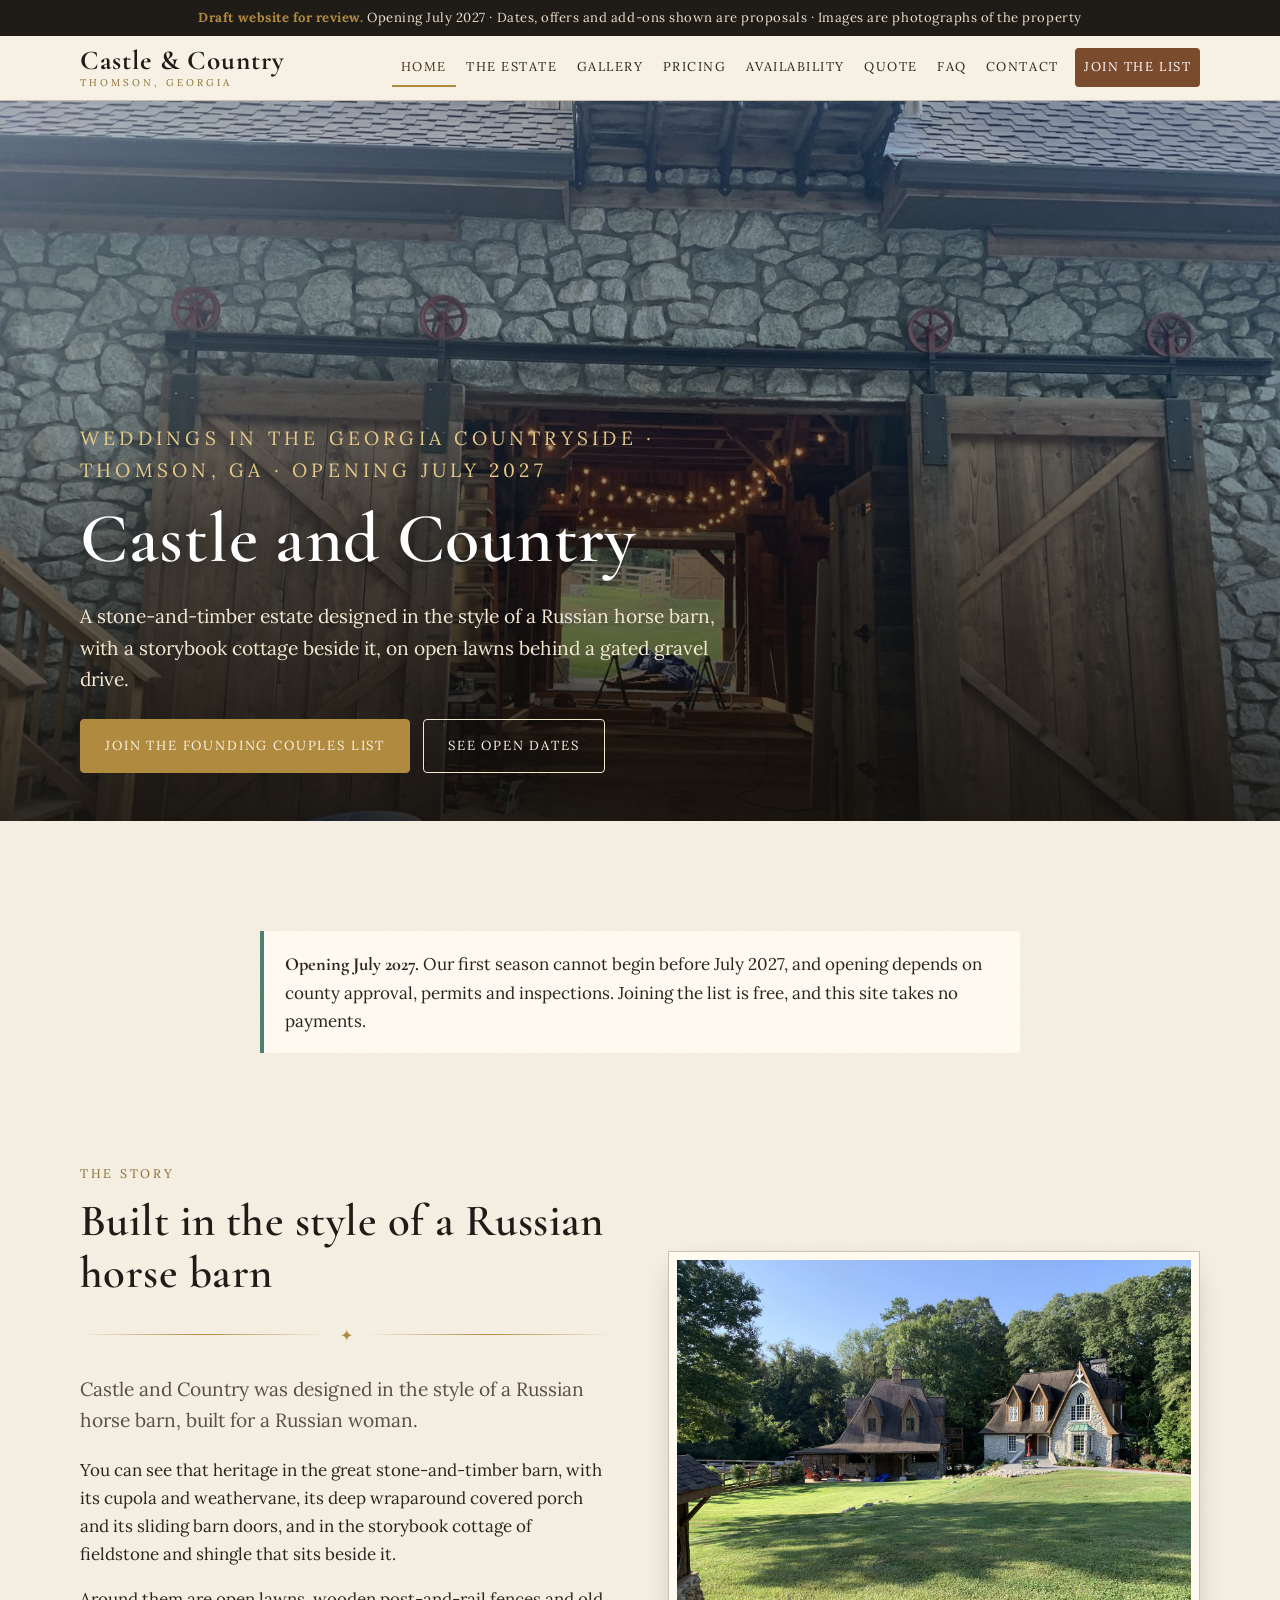
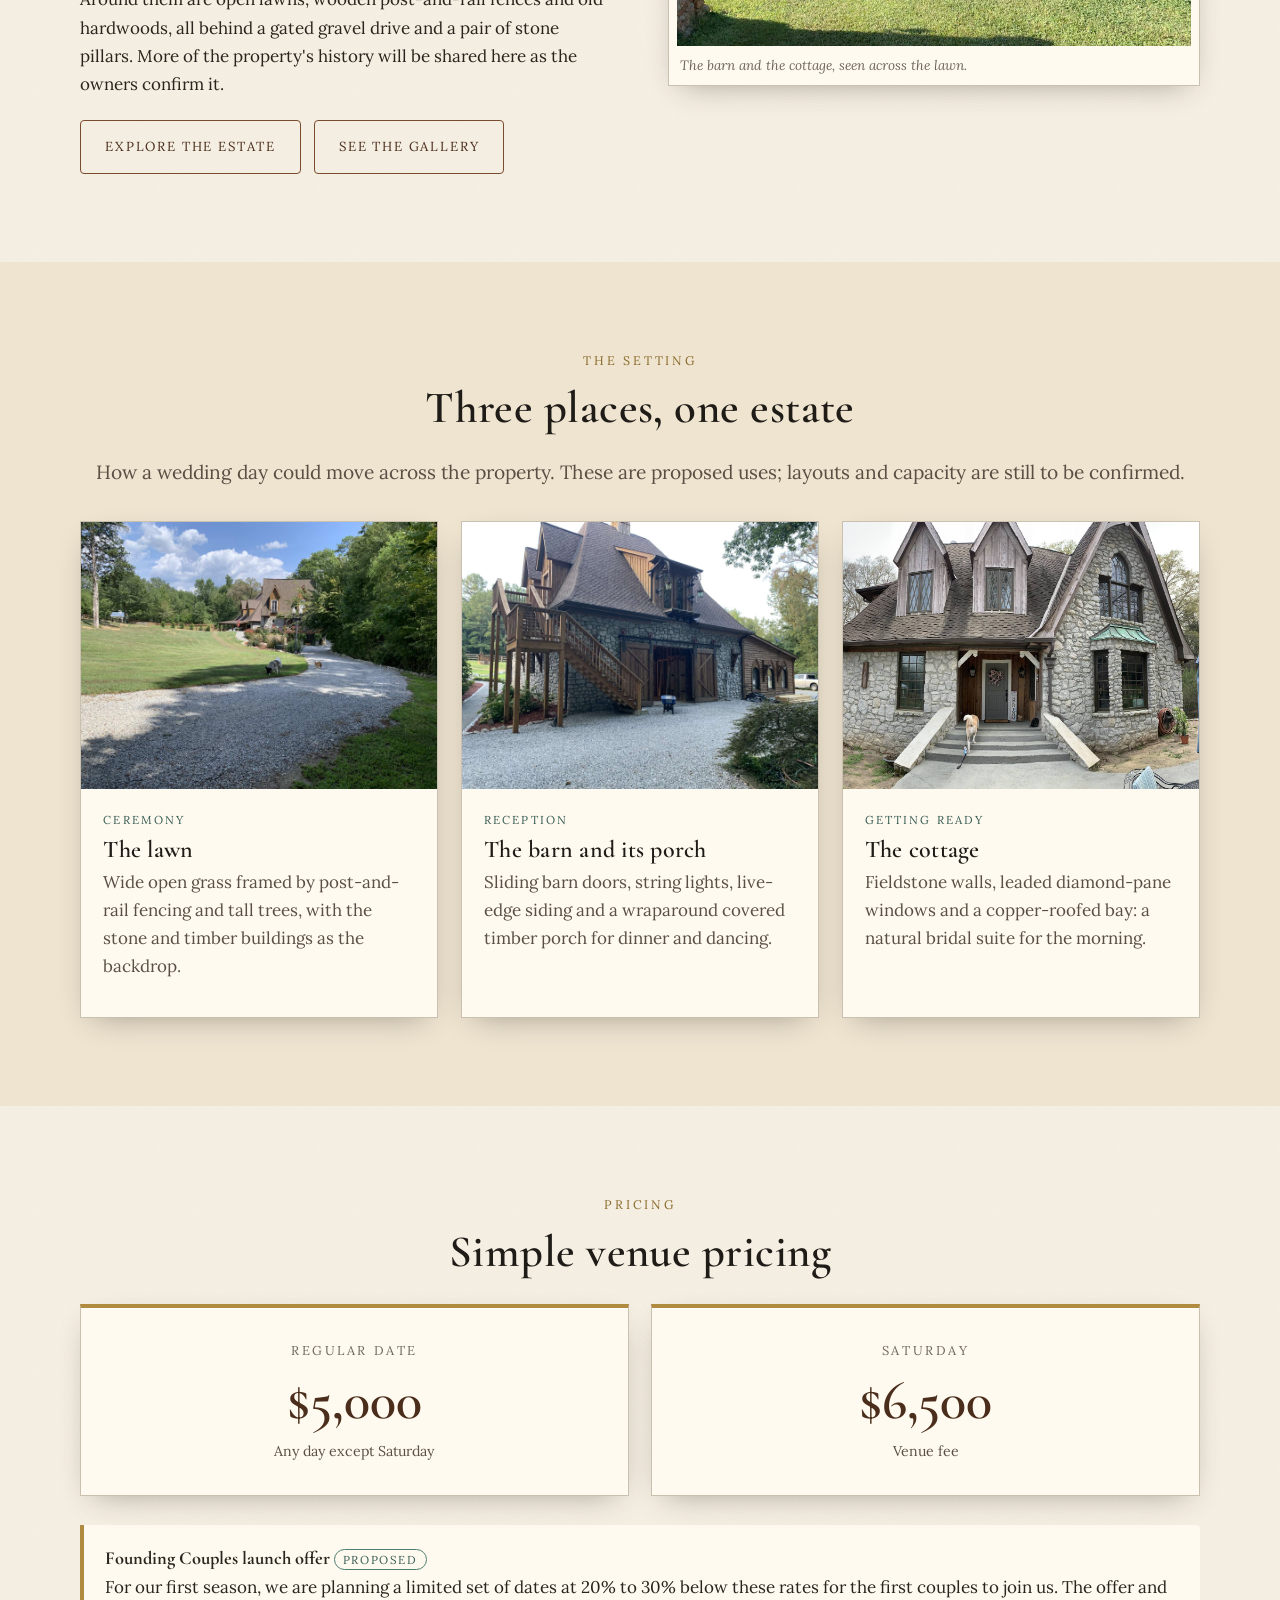
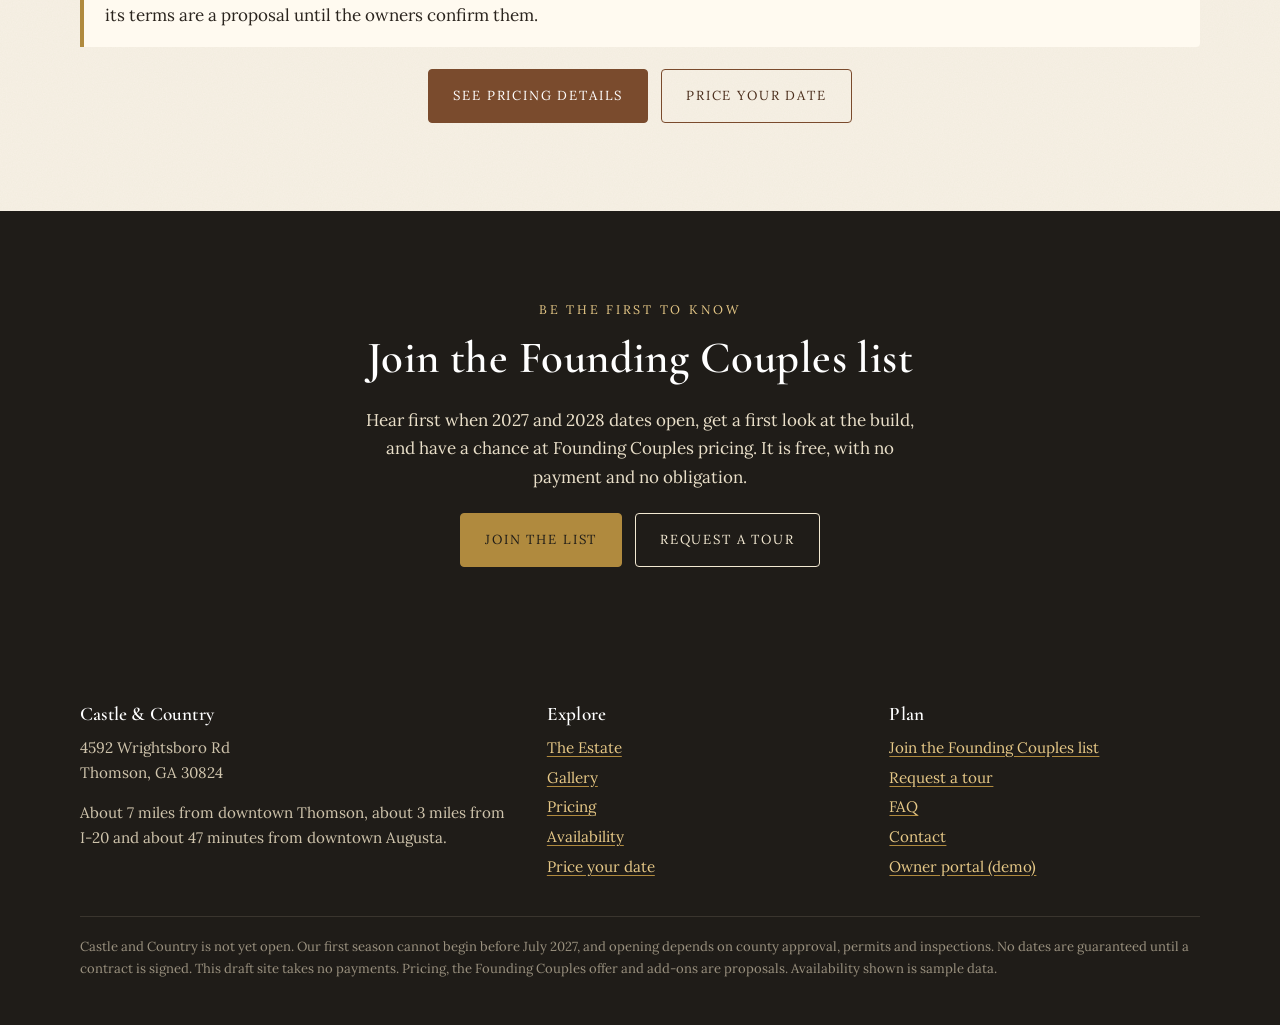
<file: index.html>
<!doctype html>
<html lang="en">
<head>
<meta charset="utf-8">
<meta name="viewport" content="width=device-width,initial-scale=1">
<title>Castle and Country | Wedding venue in Thomson, Georgia</title>
<meta name="description" content="A stone-and-timber estate designed in the style of a Russian horse barn, with a storybook cottage, open lawns and a gated drive in Thomson, Georgia. Opening July 2027.">

<meta name="theme-color" content="#1f1c18">
<meta property="og:title" content="Castle and Country | Wedding venue in Thomson, Georgia">
<meta property="og:description" content="A stone-and-timber estate designed in the style of a Russian horse barn, with a storybook cottage, open lawns and a gated drive in Thomson, Georgia. Opening July 2027.">
<meta property="og:type" content="website">
<meta property="og:image" content="https://www.example.com/images/hero.jpg">
<link rel="icon" href="favicon.svg" type="image/svg+xml">
<link rel="preconnect" href="https://fonts.googleapis.com">
<link rel="preconnect" href="https://fonts.gstatic.com" crossorigin>
<link href="https://fonts.googleapis.com/css2?family=Cormorant+Garamond:wght@500;600;700&family=Lora:ital,wght@0,400;0,600;1,400&display=swap" rel="stylesheet">
<link rel="stylesheet" href="assets/css/styles.css">
<script>document.documentElement.classList.add("js")</script>

</head>
<body>
<a class="skip" href="#main">Skip to content</a>
<div class="draftbar"><strong>Draft website for review.</strong> Opening July 2027 &middot; Dates, offers and add-ons shown are proposals &middot; Images are photographs of the property</div>
<header class="site-header"><div class="wrap">
  <a class="brand" href="index.html" aria-label="Castle and Country, home"><b>Castle &amp; Country</b><span>Thomson, Georgia</span></a>
  <button class="nav-toggle" type="button" aria-expanded="false" aria-controls="site-nav">Menu</button>
  <nav class="nav" id="site-nav" aria-label="Main"><a href="index.html" aria-current="page">Home</a><a href="estate/index.html">The Estate</a><a href="gallery/index.html">Gallery</a><a href="pricing/index.html">Pricing</a><a href="availability/index.html">Availability</a><a href="quote/index.html">Quote</a><a href="faq/index.html">FAQ</a><a href="contact/index.html">Contact</a><a class="cta" href="book/index.html">Join the list</a></nav>
</div></header>
<main id="main">

<section class="hero" style="background-image:url(images/hero.jpg)" aria-label="The barn's sliding doors open onto string lights and the lawn beyond">
  <div class="wrap">
    <p class="eyebrow">Weddings in the Georgia countryside &middot; Thomson, GA &middot; Opening July 2027</p>
    <h1>Castle and Country</h1>
    <p>A stone-and-timber estate designed in the style of a Russian horse barn, with a storybook cottage beside it, on open lawns behind a gated gravel drive.</p>
    <div class="btn-row">
      <a class="btn brass" href="book/index.html">Join the Founding Couples list</a>
      <a class="btn light" href="availability/index.html">See open dates</a>
    </div>
  </div>
</section>

<section class="section" style="padding-bottom:0">
  <div class="narrow">
    <div class="callout verd"><p><strong>Opening July 2027.</strong> Our first season cannot begin before July 2027, and opening depends on county approval, permits and inspections. Joining the list is free, and this site takes no payments.</p></div>
  </div>
</section>

<section class="section">
  <div class="wrap split">
    <div class="reveal">
      <p class="eyebrow">The story</p>
      <h2>Built in the style of a Russian horse barn</h2>
      <div class="orn"><span>&#10022;</span></div>
      <p class="lede">Castle and Country was designed in the style of a Russian horse barn, built for a Russian woman.</p>
      <p>You can see that heritage in the great stone-and-timber barn, with its cupola and weathervane, its deep wraparound covered porch and its sliding barn doors, and in the storybook cottage of fieldstone and shingle that sits beside it.</p>
      <p>Around them are open lawns, wooden post-and-rail fences and old hardwoods, all behind a gated gravel drive and a pair of stone pillars. More of the property's history will be shared here as the owners confirm it.</p>
      <div class="btn-row"><a class="btn ghost" href="estate/index.html">Explore the estate</a><a class="btn ghost" href="gallery/index.html">See the gallery</a></div>
    </div>
    <figure class="frame reveal"><img src="images/gallery-01.jpg" alt="The stone-and-timber barn and the fieldstone cottage across a wide green lawn" loading="lazy" decoding="async"><figcaption>The barn and the cottage, seen across the lawn.</figcaption></figure>
  </div>
</section>

<section class="section alt">
  <div class="wrap">
    <div class="center reveal"><p class="eyebrow">The setting</p><h2>Three places, one estate</h2><p class="lede">How a wedding day could move across the property. These are proposed uses; layouts and capacity are still to be confirmed.</p></div>
    <div class="cards c3" style="margin-top:2rem">
      <article class="card reveal"><div class="pic"><img src="images/gallery-09.jpg" alt="A gravel drive curving past the open lawn toward the barn and cottage" loading="lazy" decoding="async"></div><div class="body"><span class="tag">Ceremony</span><h3>The lawn</h3><p>Wide open grass framed by post-and-rail fencing and tall trees, with the stone and timber buildings as the backdrop.</p></div></article>
      <article class="card reveal"><div class="pic"><img src="images/gallery-08.jpg" alt="The stone barn with its sliding doors and an exterior wooden staircase" loading="lazy" decoding="async"></div><div class="body"><span class="tag">Reception</span><h3>The barn and its porch</h3><p>Sliding barn doors, string lights, live-edge siding and a wraparound covered timber porch for dinner and dancing.</p></div></article>
      <article class="card reveal"><div class="pic"><img src="images/gallery-03.jpg" alt="The fieldstone cottage entrance with steps and a wreath on the door" loading="lazy" decoding="async"></div><div class="body"><span class="tag">Getting ready</span><h3>The cottage</h3><p>Fieldstone walls, leaded diamond-pane windows and a copper-roofed bay: a natural bridal suite for the morning.</p></div></article>
    </div>
  </div>
</section>

<section class="section">
  <div class="wrap">
    <div class="center reveal"><p class="eyebrow">Pricing</p><h2>Simple venue pricing</h2></div>
    <div class="price-cards" style="margin-top:1.6rem">
      <div class="price-card reveal"><div class="lbl">Regular date</div><div class="amt">$5,000</div><small>Any day except Saturday</small></div>
      <div class="price-card reveal"><div class="lbl">Saturday</div><div class="amt">$6,500</div><small>Venue fee</small></div>
    </div>
    <div class="callout reveal" style="margin-top:1.8rem"><p><strong>Founding Couples launch offer</strong> <span class="proposed">Proposed</span><br>For our first season, we are planning a limited set of dates at 20% to 30% below these rates for the first couples to join us. The offer and its terms are a proposal until the owners confirm them.</p></div>
    <div class="btn-row" style="justify-content:center"><a class="btn" href="pricing/index.html">See pricing details</a><a class="btn ghost" href="quote/index.html">Price your date</a></div>
  </div>
</section>

<section class="section dark">
  <div class="wrap center">
    <p class="eyebrow">Be the first to know</p>
    <h2>Join the Founding Couples list</h2>
    <p style="max-width:36rem;margin-inline:auto">Hear first when 2027 and 2028 dates open, get a first look at the build, and have a chance at Founding Couples pricing. It is free, with no payment and no obligation.</p>
    <div class="btn-row" style="justify-content:center"><a class="btn brass" href="book/index.html">Join the list</a><a class="btn light" href="book/index.html?type=tour">Request a tour</a></div>
  </div>
</section>
</main>
<footer class="site-footer"><div class="wrap">
  <div class="grid">
    <div>
      <h4>Castle &amp; Country</h4>
      <p>4592 Wrightsboro Rd<br>Thomson, GA 30824</p>
      <p>About 7 miles from downtown Thomson, about 3 miles from I-20 and about 47 minutes from downtown Augusta.</p>
    </div>
    <div>
      <h4>Explore</h4>
      <ul>
        <li><a href="estate/index.html">The Estate</a></li>
        <li><a href="gallery/index.html">Gallery</a></li>
        <li><a href="pricing/index.html">Pricing</a></li>
        <li><a href="availability/index.html">Availability</a></li>
        <li><a href="quote/index.html">Price your date</a></li>
      </ul>
    </div>
    <div>
      <h4>Plan</h4>
      <ul>
        <li><a href="book/index.html">Join the Founding Couples list</a></li>
        <li><a href="book/index.html?type=tour">Request a tour</a></li>
        <li><a href="faq/index.html">FAQ</a></li>
        <li><a href="contact/index.html">Contact</a></li>
        <li><a href="owner/index.html">Owner portal (demo)</a></li>
      </ul>
    </div>
  </div>
  <p class="fine">Castle and Country is not yet open. Our first season cannot begin before July 2027, and opening depends on county approval, permits and inspections. No dates are guaranteed until a contract is signed. This draft site takes no payments. Pricing, the Founding Couples offer and add-ons are proposals. Availability shown is sample data.</p>
</div></footer>
<script src="assets/js/data.js"></script>
<script src="assets/js/site.js"></script>

</body>
</html>
</file>
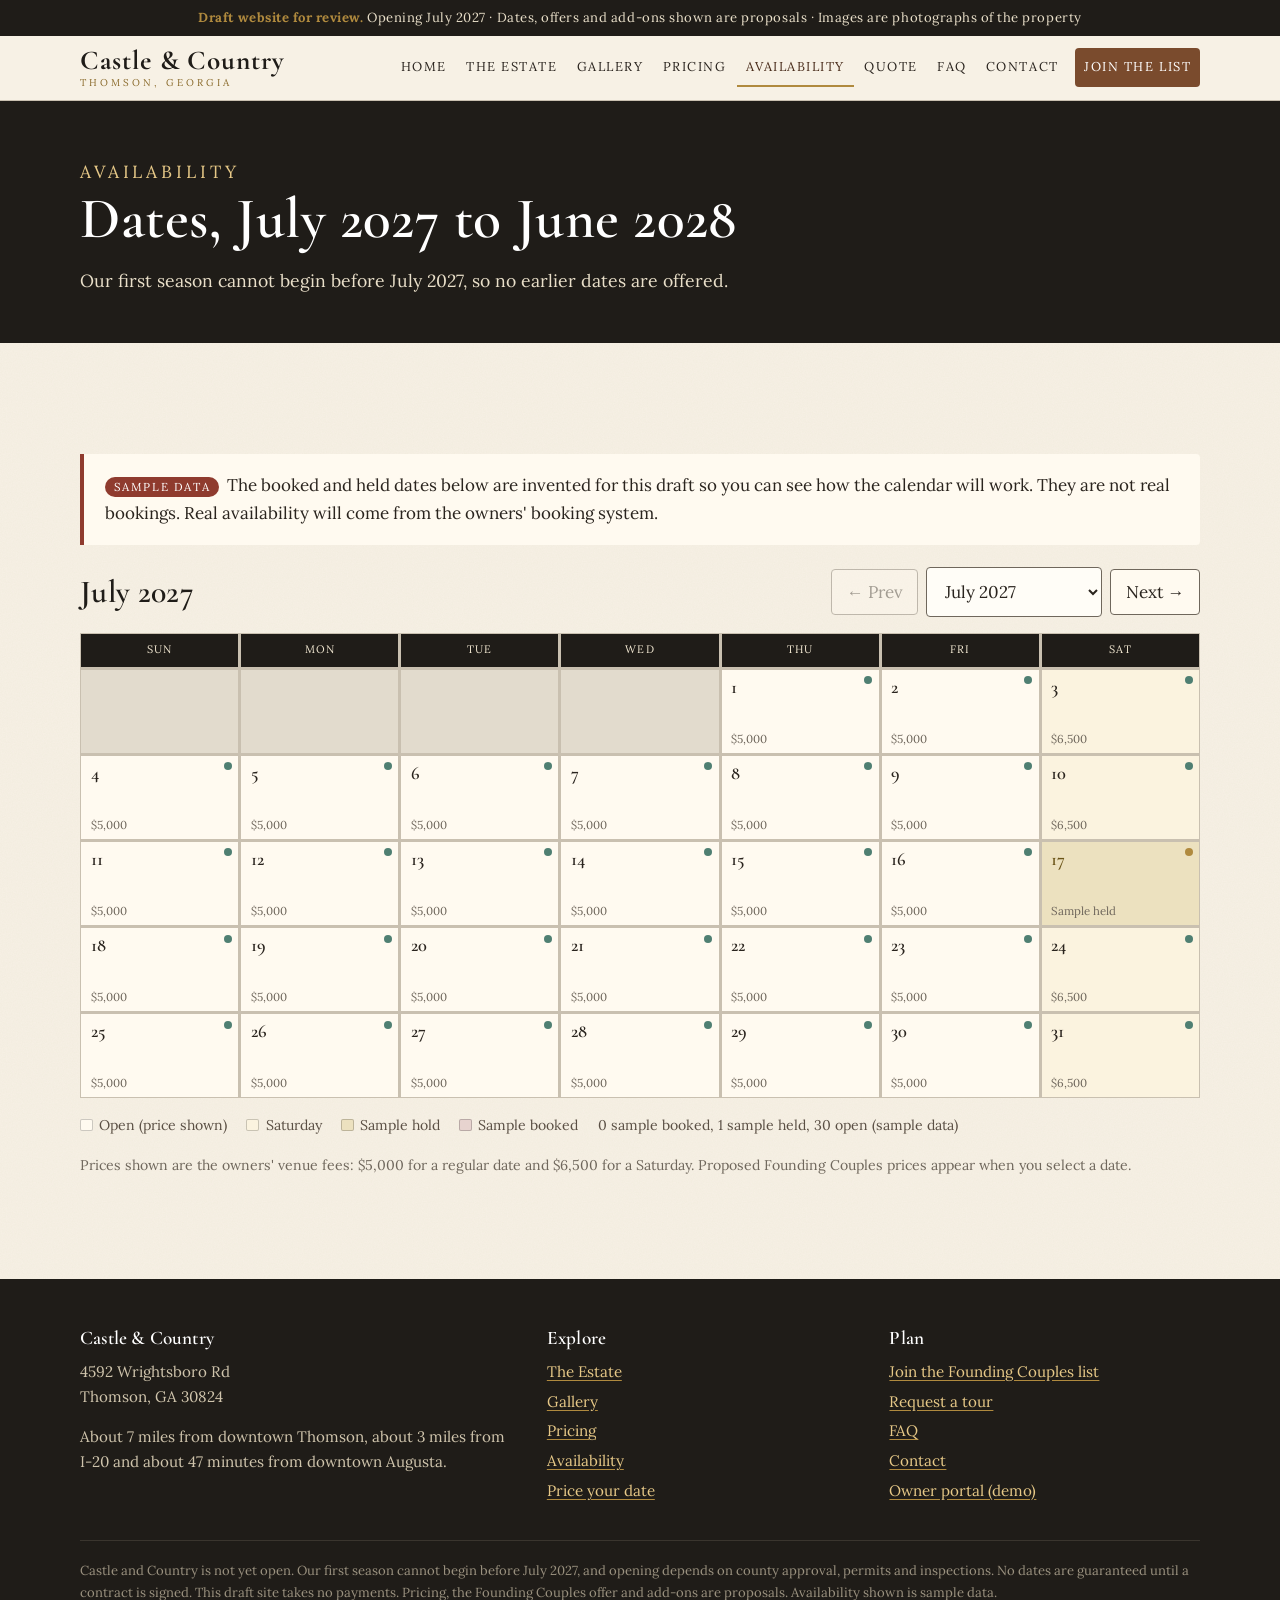
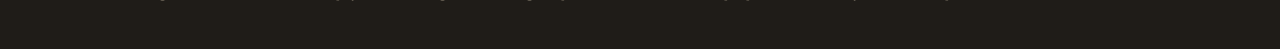
<file: availability/index.html>
<!doctype html>
<html lang="en">
<head>
<meta charset="utf-8">
<meta name="viewport" content="width=device-width,initial-scale=1">
<title>Availability | Castle and Country</title>
<meta name="description" content="Availability calendar for Castle and Country, July 2027 to June 2028. Sample data shown for the draft site.">

<meta name="theme-color" content="#1f1c18">
<meta property="og:title" content="Availability | Castle and Country">
<meta property="og:description" content="Availability calendar for Castle and Country, July 2027 to June 2028. Sample data shown for the draft site.">
<meta property="og:type" content="website">
<meta property="og:image" content="https://www.example.com/images/hero.jpg">
<link rel="icon" href="../favicon.svg" type="image/svg+xml">
<link rel="preconnect" href="https://fonts.googleapis.com">
<link rel="preconnect" href="https://fonts.gstatic.com" crossorigin>
<link href="https://fonts.googleapis.com/css2?family=Cormorant+Garamond:wght@500;600;700&family=Lora:ital,wght@0,400;0,600;1,400&display=swap" rel="stylesheet">
<link rel="stylesheet" href="../assets/css/styles.css">
<script>document.documentElement.classList.add("js")</script>

</head>
<body>
<a class="skip" href="#main">Skip to content</a>
<div class="draftbar"><strong>Draft website for review.</strong> Opening July 2027 &middot; Dates, offers and add-ons shown are proposals &middot; Images are photographs of the property</div>
<header class="site-header"><div class="wrap">
  <a class="brand" href="../index.html" aria-label="Castle and Country, home"><b>Castle &amp; Country</b><span>Thomson, Georgia</span></a>
  <button class="nav-toggle" type="button" aria-expanded="false" aria-controls="site-nav">Menu</button>
  <nav class="nav" id="site-nav" aria-label="Main"><a href="../index.html">Home</a><a href="../estate/index.html">The Estate</a><a href="../gallery/index.html">Gallery</a><a href="../pricing/index.html">Pricing</a><a href="../availability/index.html" aria-current="page">Availability</a><a href="../quote/index.html">Quote</a><a href="../faq/index.html">FAQ</a><a href="../contact/index.html">Contact</a><a class="cta" href="../book/index.html">Join the list</a></nav>
</div></header>
<main id="main">
<section class="page-hero"><div class="wrap"><p class="eyebrow">Availability</p><h1>Dates, July 2027 to June 2028</h1><p>Our first season cannot begin before July 2027, so no earlier dates are offered.</p></div></section><section class="section"><div class="wrap">
  <div class="callout warn"><p><span class="sample">Sample data</span> &nbsp;The booked and held dates below are invented for this draft so you can see how the calendar will work. They are not real bookings. Real availability will come from the owners' booking system.</p></div>
  <div class="cal-head">
    <h3 id="cal-title">July 2027</h3>
    <div class="cal-nav">
      <button type="button" id="cal-prev" aria-label="Previous month">&larr; Prev</button>
      <label for="cal-month" class="hp" style="position:absolute;left:-9999px">Month</label>
      <select id="cal-month" aria-label="Choose month"></select>
      <button type="button" id="cal-next" aria-label="Next month">Next &rarr;</button>
    </div>
  </div>
  <div class="cal" id="cal-grid" aria-live="polite"></div>
  <div class="legend"><span><i style="background:#fffaf0"></i>Open (price shown)</span><span><i style="background:#fbf3df"></i>Saturday</span><span><i style="background:#ece1bf"></i>Sample hold</span><span><i style="background:#e7d3cf"></i>Sample booked</span><span id="cal-summary"></span></div>
  <div class="daypanel" id="daypanel" hidden></div>
  <noscript><p>Please enable JavaScript to use the calendar, or <a href="../contact/index.html">contact us</a> to ask about a date.</p></noscript>
  <p class="note" style="margin-top:1rem">Prices shown are the owners' venue fees: $5,000 for a regular date and $6,500 for a Saturday. Proposed Founding Couples prices appear when you select a date.</p>
</div></section>
</main>
<footer class="site-footer"><div class="wrap">
  <div class="grid">
    <div>
      <h4>Castle &amp; Country</h4>
      <p>4592 Wrightsboro Rd<br>Thomson, GA 30824</p>
      <p>About 7 miles from downtown Thomson, about 3 miles from I-20 and about 47 minutes from downtown Augusta.</p>
    </div>
    <div>
      <h4>Explore</h4>
      <ul>
        <li><a href="../estate/index.html">The Estate</a></li>
        <li><a href="../gallery/index.html">Gallery</a></li>
        <li><a href="../pricing/index.html">Pricing</a></li>
        <li><a href="../availability/index.html">Availability</a></li>
        <li><a href="../quote/index.html">Price your date</a></li>
      </ul>
    </div>
    <div>
      <h4>Plan</h4>
      <ul>
        <li><a href="../book/index.html">Join the Founding Couples list</a></li>
        <li><a href="../book/index.html?type=tour">Request a tour</a></li>
        <li><a href="../faq/index.html">FAQ</a></li>
        <li><a href="../contact/index.html">Contact</a></li>
        <li><a href="../owner/index.html">Owner portal (demo)</a></li>
      </ul>
    </div>
  </div>
  <p class="fine">Castle and Country is not yet open. Our first season cannot begin before July 2027, and opening depends on county approval, permits and inspections. No dates are guaranteed until a contract is signed. This draft site takes no payments. Pricing, the Founding Couples offer and add-ons are proposals. Availability shown is sample data.</p>
</div></footer>
<script src="../assets/js/data.js"></script>
<script src="../assets/js/site.js"></script>
<script src="../assets/js/availability.js"></script>
</body>
</html>
</file>
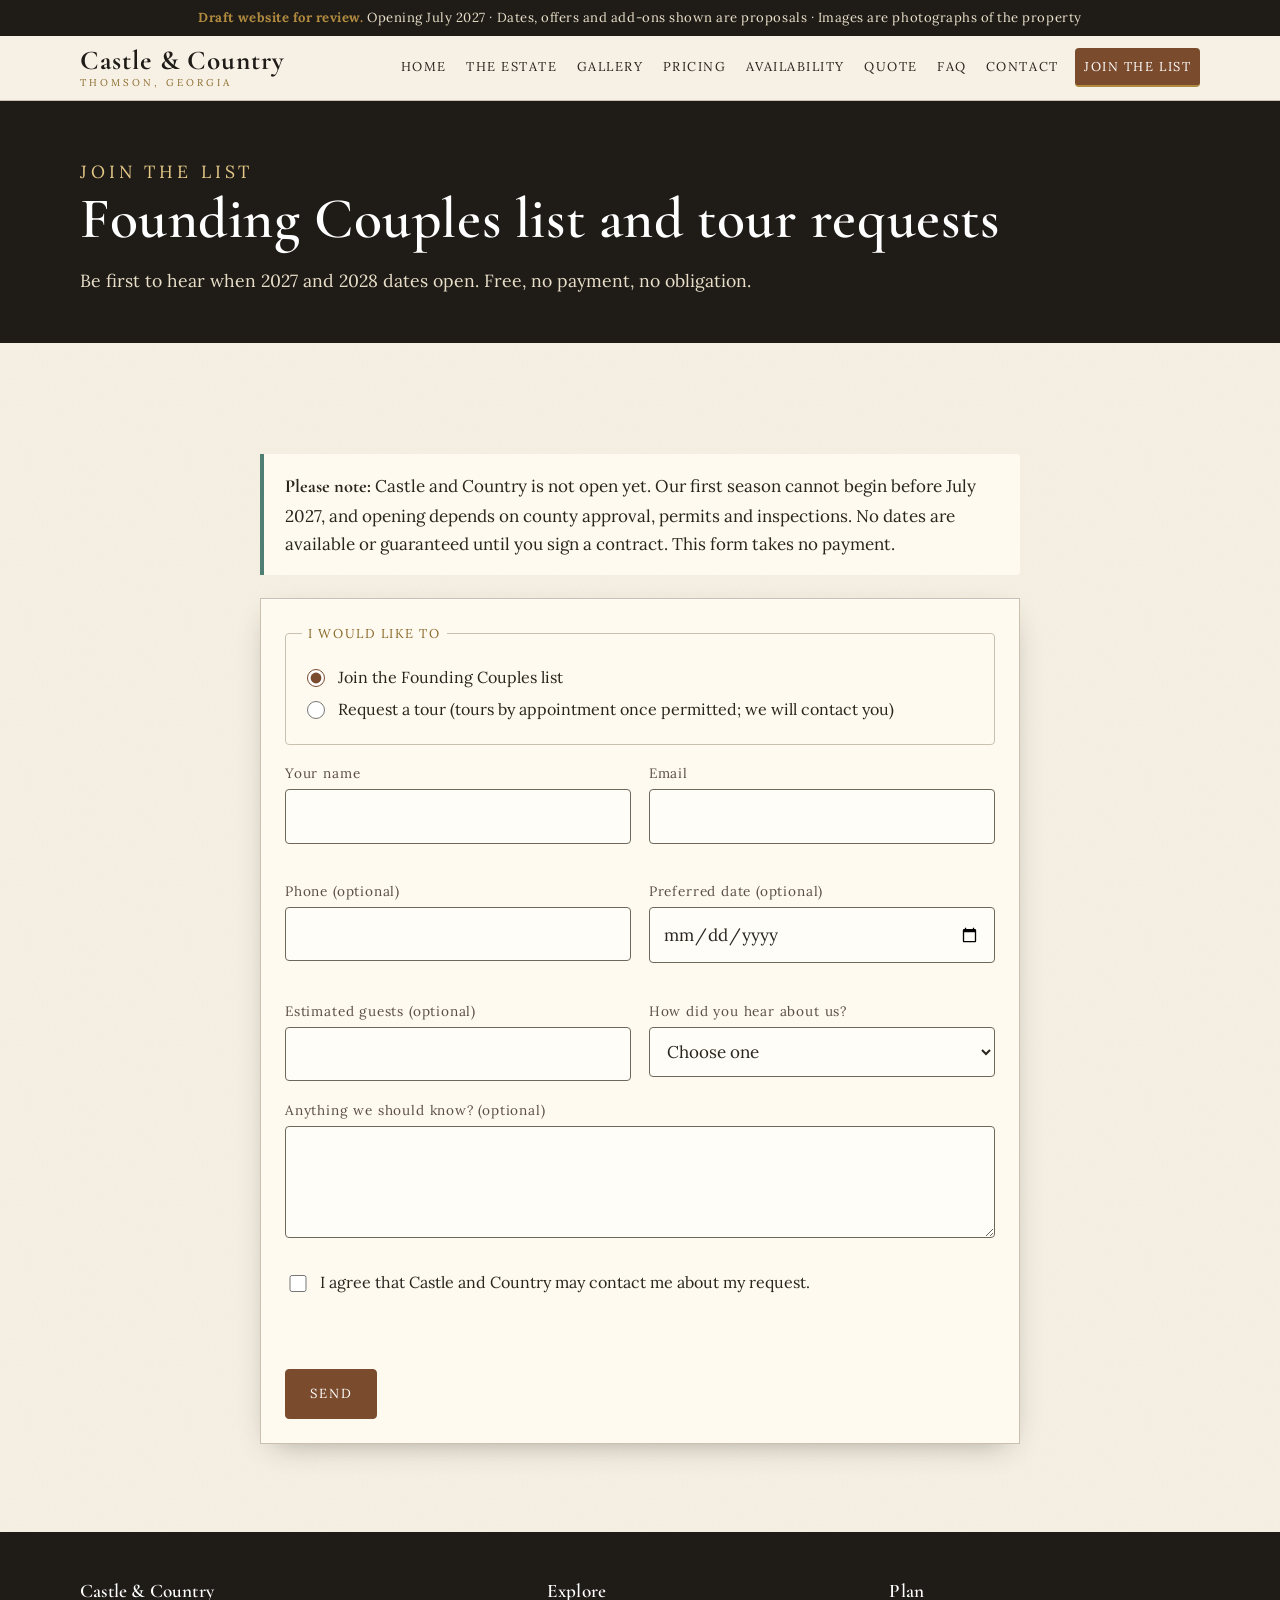
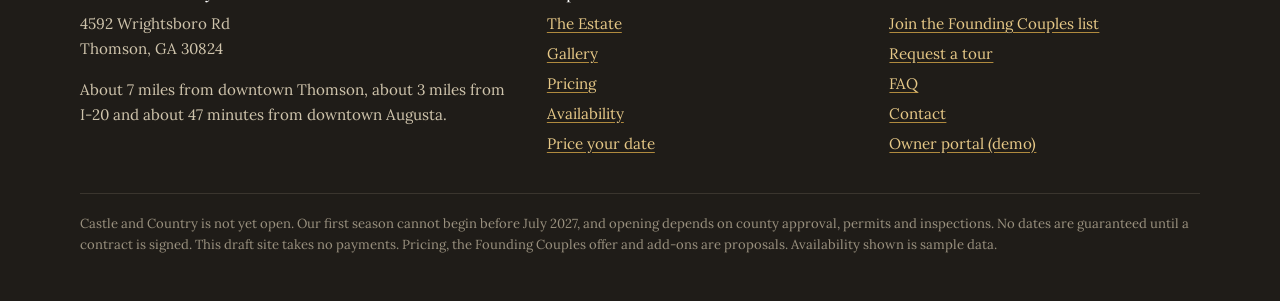
<file: book/index.html>
<!doctype html>
<html lang="en">
<head>
<meta charset="utf-8">
<meta name="viewport" content="width=device-width,initial-scale=1">
<title>Join the Founding Couples list or request a tour | Castle and Country</title>
<meta name="description" content="Join the free Founding Couples list or request a tour of Castle and Country in Thomson, Georgia. Opening July 2027.">

<meta name="theme-color" content="#1f1c18">
<meta property="og:title" content="Join the Founding Couples list or request a tour | Castle and Country">
<meta property="og:description" content="Join the free Founding Couples list or request a tour of Castle and Country in Thomson, Georgia. Opening July 2027.">
<meta property="og:type" content="website">
<meta property="og:image" content="https://www.example.com/images/hero.jpg">
<link rel="icon" href="../favicon.svg" type="image/svg+xml">
<link rel="preconnect" href="https://fonts.googleapis.com">
<link rel="preconnect" href="https://fonts.gstatic.com" crossorigin>
<link href="https://fonts.googleapis.com/css2?family=Cormorant+Garamond:wght@500;600;700&family=Lora:ital,wght@0,400;0,600;1,400&display=swap" rel="stylesheet">
<link rel="stylesheet" href="../assets/css/styles.css">
<script>document.documentElement.classList.add("js")</script>

</head>
<body>
<a class="skip" href="#main">Skip to content</a>
<div class="draftbar"><strong>Draft website for review.</strong> Opening July 2027 &middot; Dates, offers and add-ons shown are proposals &middot; Images are photographs of the property</div>
<header class="site-header"><div class="wrap">
  <a class="brand" href="../index.html" aria-label="Castle and Country, home"><b>Castle &amp; Country</b><span>Thomson, Georgia</span></a>
  <button class="nav-toggle" type="button" aria-expanded="false" aria-controls="site-nav">Menu</button>
  <nav class="nav" id="site-nav" aria-label="Main"><a href="../index.html">Home</a><a href="../estate/index.html">The Estate</a><a href="../gallery/index.html">Gallery</a><a href="../pricing/index.html">Pricing</a><a href="../availability/index.html">Availability</a><a href="../quote/index.html">Quote</a><a href="../faq/index.html">FAQ</a><a href="../contact/index.html">Contact</a><a class="cta" href="../book/index.html" aria-current="page">Join the list</a></nav>
</div></header>
<main id="main">
<section class="page-hero"><div class="wrap"><p class="eyebrow">Join the list</p><h1>Founding Couples list and tour requests</h1><p>Be first to hear when 2027 and 2028 dates open. Free, no payment, no obligation.</p></div></section><section class="section"><div class="narrow">
  <div class="callout verd"><p><strong>Please note:</strong> Castle and Country is not open yet. Our first season cannot begin before July 2027, and opening depends on county approval, permits and inspections. No dates are available or guaranteed until you sign a contract. This form takes no payment.</p></div>
  <div class="panel">
  <form class="form" id="book-form" novalidate>
    <fieldset><legend>I would like to</legend>
      <label class="check"><input type="radio" name="type" value="list" id="b-type-list" checked> <span>Join the Founding Couples list</span></label>
      <label class="check"><input type="radio" name="type" value="tour" id="b-type-tour"> <span>Request a tour (tours by appointment once permitted; we will contact you)</span></label>
    </fieldset>
    <div class="row two">
      <div><label for="b-name">Your name</label><input type="text" id="b-name" name="name" autocomplete="name" required><p class="err" id="e-name" role="alert"></p></div>
      <div><label for="b-email">Email</label><input type="email" id="b-email" name="email" autocomplete="email" required><p class="err" id="e-email" role="alert"></p></div>
    </div>
    <div class="row two">
      <div><label for="b-phone">Phone (optional)</label><input type="tel" id="b-phone" name="phone" autocomplete="tel"></div>
      <div><label for="b-date">Preferred date (optional)</label><input type="date" id="b-date" name="date"><p class="err" id="e-date" role="alert"></p></div>
    </div>
    <div class="row two">
      <div><label for="b-guests">Estimated guests (optional)</label><input type="number" id="b-guests" name="guests" min="0" step="1"></div>
      <div><label for="b-heard">How did you hear about us?</label>
        <select id="b-heard" name="heard"><option value="">Choose one</option><option>Instagram or Pinterest</option><option>Wedding directory</option><option>Google search</option><option>A vendor or planner</option><option>Friends or family</option><option>Other</option></select></div>
    </div>
    <div><label for="b-msg">Anything we should know? (optional)</label><textarea id="b-msg" name="message"></textarea></div>
    <div class="hp" aria-hidden="true"><label for="b-company">Company</label><input type="text" id="b-company" name="company" tabindex="-1" autocomplete="off"></div>
    <div><label class="check"><input type="checkbox" name="consent" id="b-consent" value="yes"> <span>I agree that Castle and Country may contact me about my request.</span></label><p class="err" id="e-consent" role="alert"></p></div>
    <p class="err" id="e-form" role="alert"></p>
    <div><button type="submit" class="btn">Send</button></div>
  </form>
  <div class="thanks" id="thanks" role="status">
    <h3>Thank you, <span id="t-name"></span>.</h3>
    <p>We have your <span id="t-kind">request</span>. We will be in touch with updates as the opening gets closer.</p>
    <p class="note" id="t-demo"><strong>Draft site:</strong> this is a front-end preview. Nothing was sent or saved. Once a form service is connected (see the README), real requests will reach the owners.</p>
    <p><a class="btn brass" id="t-hold" href="#" hidden>Hold my date</a></p>
    <p><a class="btn ghost" href="../index.html">Back to home</a></p>
  </div>
  </div>
  <noscript><p class="note">This form needs JavaScript in the draft. Please <a href="../contact/index.html">contact us</a> instead.</p></noscript>
</div></section>
</main>
<footer class="site-footer"><div class="wrap">
  <div class="grid">
    <div>
      <h4>Castle &amp; Country</h4>
      <p>4592 Wrightsboro Rd<br>Thomson, GA 30824</p>
      <p>About 7 miles from downtown Thomson, about 3 miles from I-20 and about 47 minutes from downtown Augusta.</p>
    </div>
    <div>
      <h4>Explore</h4>
      <ul>
        <li><a href="../estate/index.html">The Estate</a></li>
        <li><a href="../gallery/index.html">Gallery</a></li>
        <li><a href="../pricing/index.html">Pricing</a></li>
        <li><a href="../availability/index.html">Availability</a></li>
        <li><a href="../quote/index.html">Price your date</a></li>
      </ul>
    </div>
    <div>
      <h4>Plan</h4>
      <ul>
        <li><a href="../book/index.html">Join the Founding Couples list</a></li>
        <li><a href="../book/index.html?type=tour">Request a tour</a></li>
        <li><a href="../faq/index.html">FAQ</a></li>
        <li><a href="../contact/index.html">Contact</a></li>
        <li><a href="../owner/index.html">Owner portal (demo)</a></li>
      </ul>
    </div>
  </div>
  <p class="fine">Castle and Country is not yet open. Our first season cannot begin before July 2027, and opening depends on county approval, permits and inspections. No dates are guaranteed until a contract is signed. This draft site takes no payments. Pricing, the Founding Couples offer and add-ons are proposals. Availability shown is sample data.</p>
</div></footer>
<script src="../assets/js/data.js"></script>
<script src="../assets/js/site.js"></script>
<script src="../assets/js/book.js"></script>
</body>
</html>
</file>
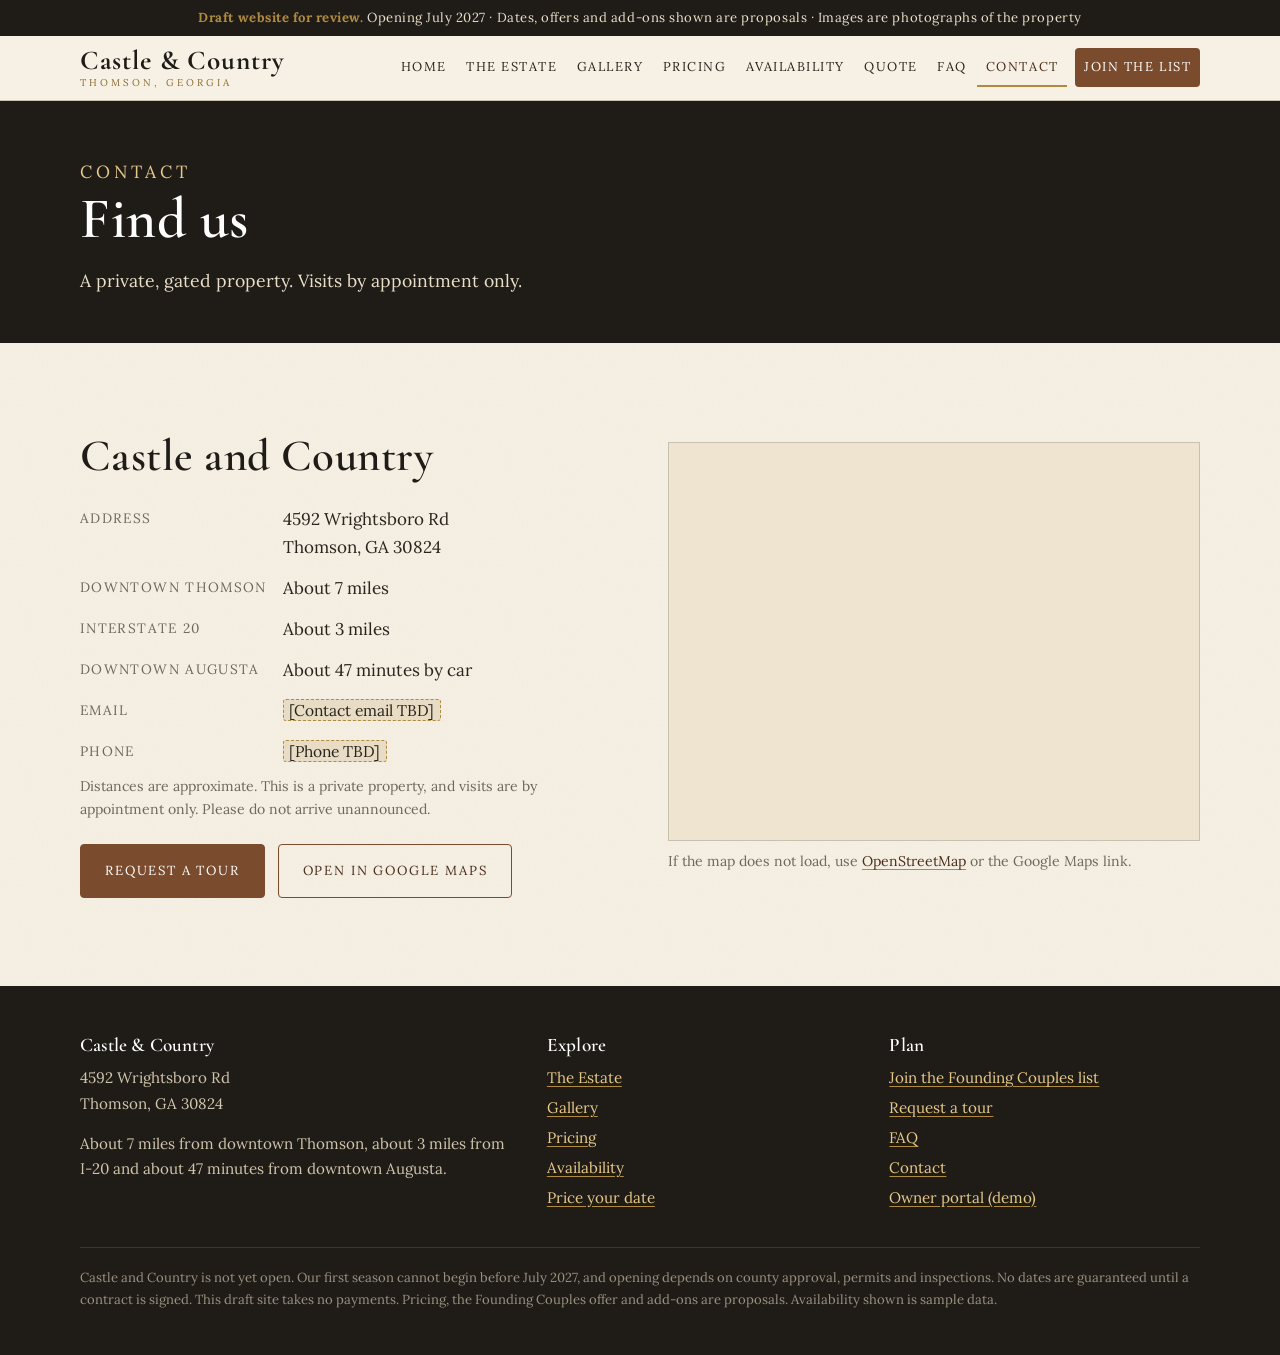
<file: contact/index.html>
<!doctype html>
<html lang="en">
<head>
<meta charset="utf-8">
<meta name="viewport" content="width=device-width,initial-scale=1">
<title>Contact | Castle and Country</title>
<meta name="description" content="Contact and location for Castle and Country: 4592 Wrightsboro Rd, Thomson, GA 30824.">

<meta name="theme-color" content="#1f1c18">
<meta property="og:title" content="Contact | Castle and Country">
<meta property="og:description" content="Contact and location for Castle and Country: 4592 Wrightsboro Rd, Thomson, GA 30824.">
<meta property="og:type" content="website">
<meta property="og:image" content="https://www.example.com/images/hero.jpg">
<link rel="icon" href="../favicon.svg" type="image/svg+xml">
<link rel="preconnect" href="https://fonts.googleapis.com">
<link rel="preconnect" href="https://fonts.gstatic.com" crossorigin>
<link href="https://fonts.googleapis.com/css2?family=Cormorant+Garamond:wght@500;600;700&family=Lora:ital,wght@0,400;0,600;1,400&display=swap" rel="stylesheet">
<link rel="stylesheet" href="../assets/css/styles.css">
<script>document.documentElement.classList.add("js")</script>

</head>
<body>
<a class="skip" href="#main">Skip to content</a>
<div class="draftbar"><strong>Draft website for review.</strong> Opening July 2027 &middot; Dates, offers and add-ons shown are proposals &middot; Images are photographs of the property</div>
<header class="site-header"><div class="wrap">
  <a class="brand" href="../index.html" aria-label="Castle and Country, home"><b>Castle &amp; Country</b><span>Thomson, Georgia</span></a>
  <button class="nav-toggle" type="button" aria-expanded="false" aria-controls="site-nav">Menu</button>
  <nav class="nav" id="site-nav" aria-label="Main"><a href="../index.html">Home</a><a href="../estate/index.html">The Estate</a><a href="../gallery/index.html">Gallery</a><a href="../pricing/index.html">Pricing</a><a href="../availability/index.html">Availability</a><a href="../quote/index.html">Quote</a><a href="../faq/index.html">FAQ</a><a href="../contact/index.html" aria-current="page">Contact</a><a class="cta" href="../book/index.html">Join the list</a></nav>
</div></header>
<main id="main">
<section class="page-hero"><div class="wrap"><p class="eyebrow">Contact</p><h1>Find us</h1><p>A private, gated property. Visits by appointment only.</p></div></section><section class="section"><div class="wrap split">
  <div class="reveal">
    <h2>Castle and Country</h2>
    <dl class="facts">
      <dt>Address</dt><dd>4592 Wrightsboro Rd<br>Thomson, GA 30824</dd>
      <dt>Downtown Thomson</dt><dd>About 7 miles</dd>
      <dt>Interstate 20</dt><dd>About 3 miles</dd>
      <dt>Downtown Augusta</dt><dd>About 47 minutes by car</dd>
      <dt>Email</dt><dd><span class="tbd">[Contact email TBD]</span></dd>
      <dt>Phone</dt><dd><span class="tbd">[Phone TBD]</span></dd>
    </dl>
    <p class="note">Distances are approximate. This is a private property, and visits are by appointment only. Please do not arrive unannounced.</p>
    <div class="btn-row"><a class="btn" href="../book/index.html?type=tour">Request a tour</a><a class="btn ghost" href="https://www.google.com/maps/search/?api=1&amp;query=4592+Wrightsboro+Rd,+Thomson,+GA+30824" target="_blank" rel="noopener">Open in Google Maps</a></div>
  </div>
  <div class="reveal">
    <div class="map"><iframe title="Map showing 4592 Wrightsboro Rd, Thomson, GA 30824" src="https://www.google.com/maps?q=4592+Wrightsboro+Rd,+Thomson,+GA+30824&amp;output=embed" loading="lazy" referrerpolicy="no-referrer-when-downgrade" allowfullscreen></iframe></div>
    <p class="note" style="margin-top:.6rem">If the map does not load, use <a href="https://www.openstreetmap.org/search?query=4592+Wrightsboro+Rd,+Thomson,+GA+30824" target="_blank" rel="noopener">OpenStreetMap</a> or the Google Maps link.</p>
  </div>
</div></section>
</main>
<footer class="site-footer"><div class="wrap">
  <div class="grid">
    <div>
      <h4>Castle &amp; Country</h4>
      <p>4592 Wrightsboro Rd<br>Thomson, GA 30824</p>
      <p>About 7 miles from downtown Thomson, about 3 miles from I-20 and about 47 minutes from downtown Augusta.</p>
    </div>
    <div>
      <h4>Explore</h4>
      <ul>
        <li><a href="../estate/index.html">The Estate</a></li>
        <li><a href="../gallery/index.html">Gallery</a></li>
        <li><a href="../pricing/index.html">Pricing</a></li>
        <li><a href="../availability/index.html">Availability</a></li>
        <li><a href="../quote/index.html">Price your date</a></li>
      </ul>
    </div>
    <div>
      <h4>Plan</h4>
      <ul>
        <li><a href="../book/index.html">Join the Founding Couples list</a></li>
        <li><a href="../book/index.html?type=tour">Request a tour</a></li>
        <li><a href="../faq/index.html">FAQ</a></li>
        <li><a href="../contact/index.html">Contact</a></li>
        <li><a href="../owner/index.html">Owner portal (demo)</a></li>
      </ul>
    </div>
  </div>
  <p class="fine">Castle and Country is not yet open. Our first season cannot begin before July 2027, and opening depends on county approval, permits and inspections. No dates are guaranteed until a contract is signed. This draft site takes no payments. Pricing, the Founding Couples offer and add-ons are proposals. Availability shown is sample data.</p>
</div></footer>
<script src="../assets/js/data.js"></script>
<script src="../assets/js/site.js"></script>

</body>
</html>
</file>
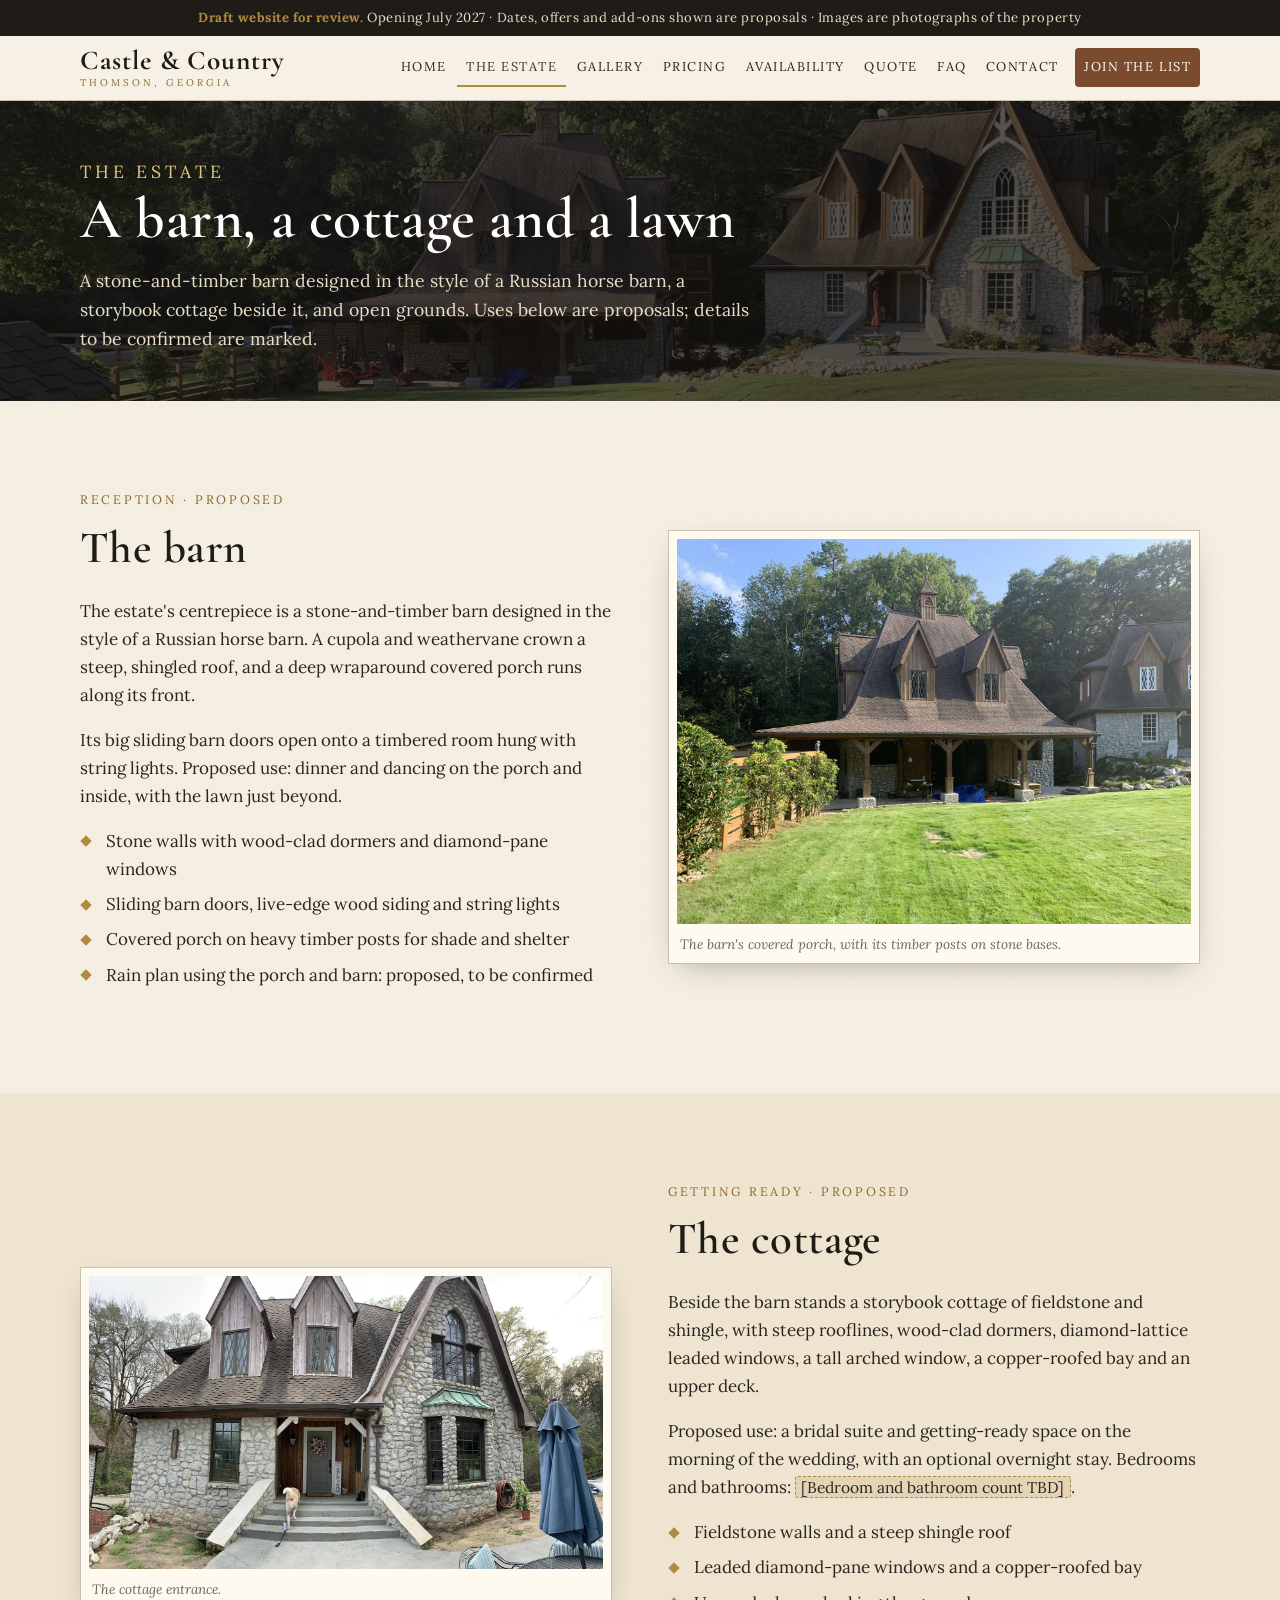
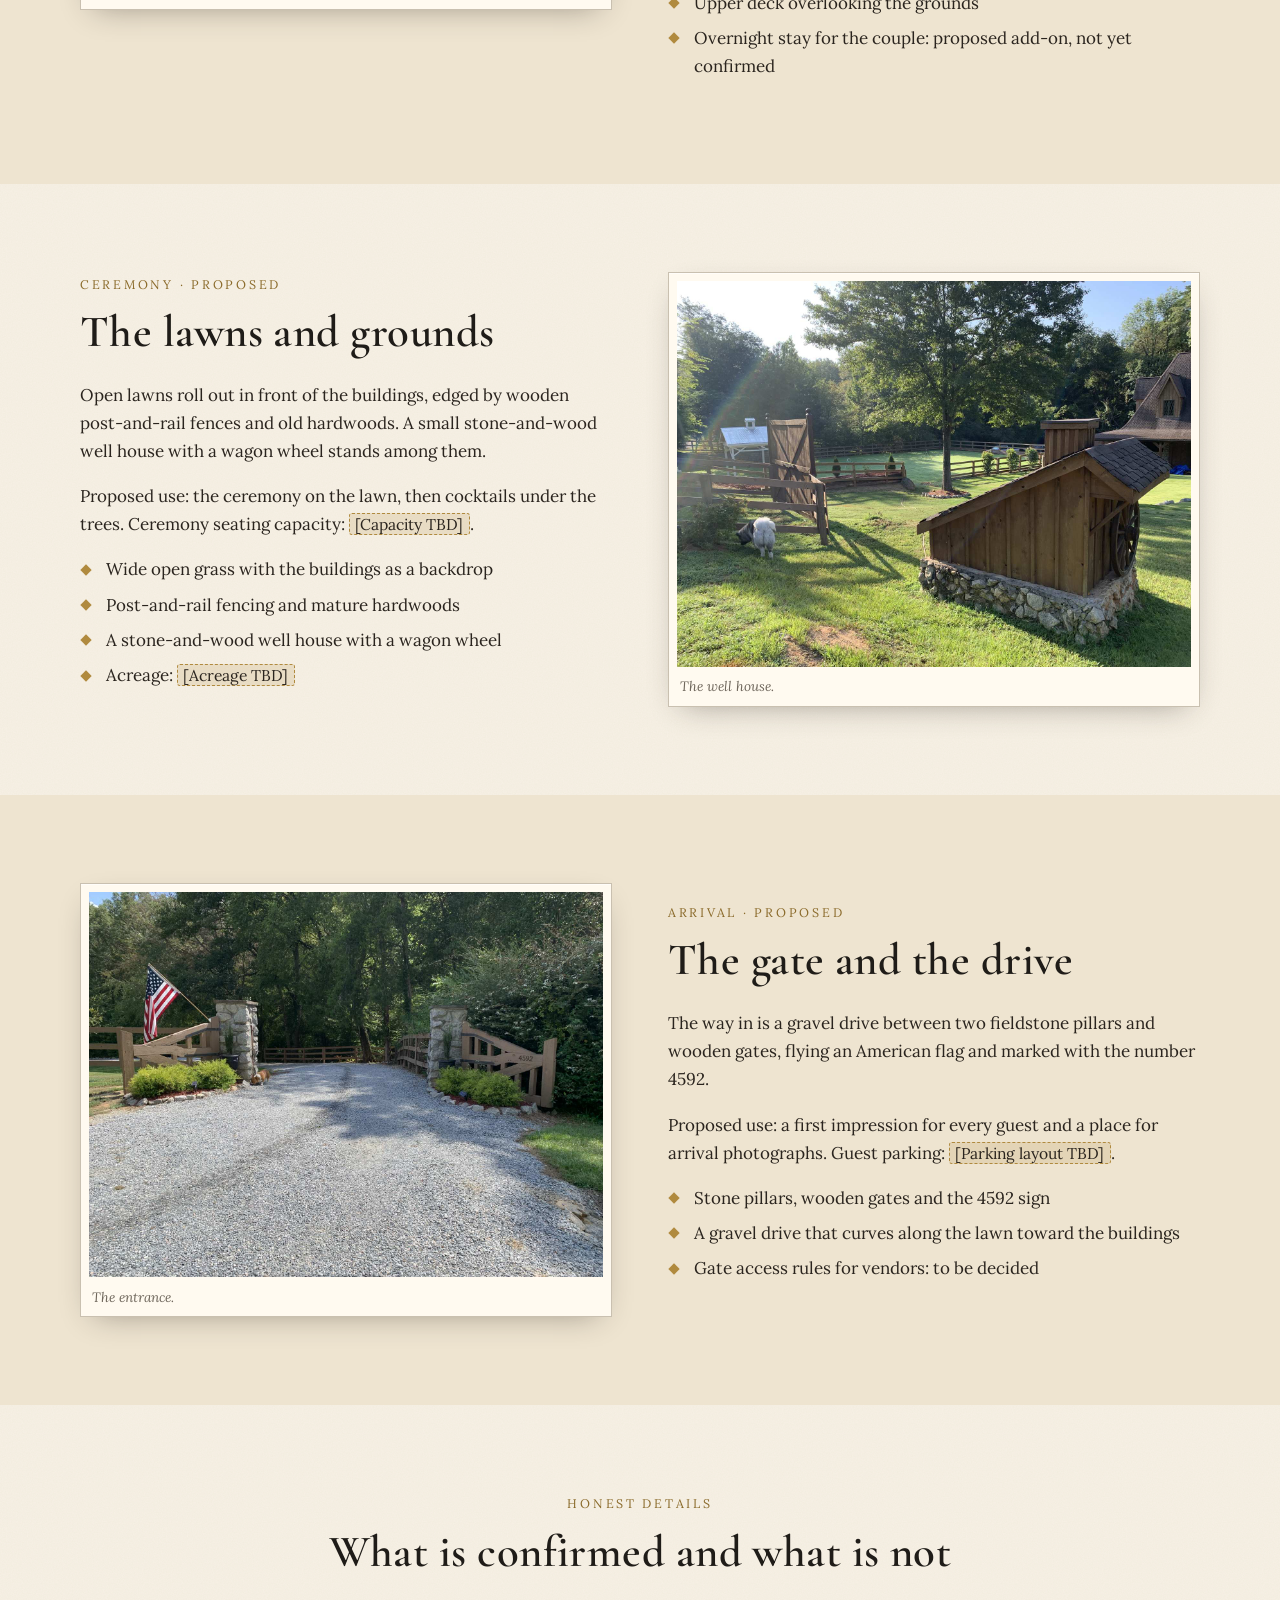
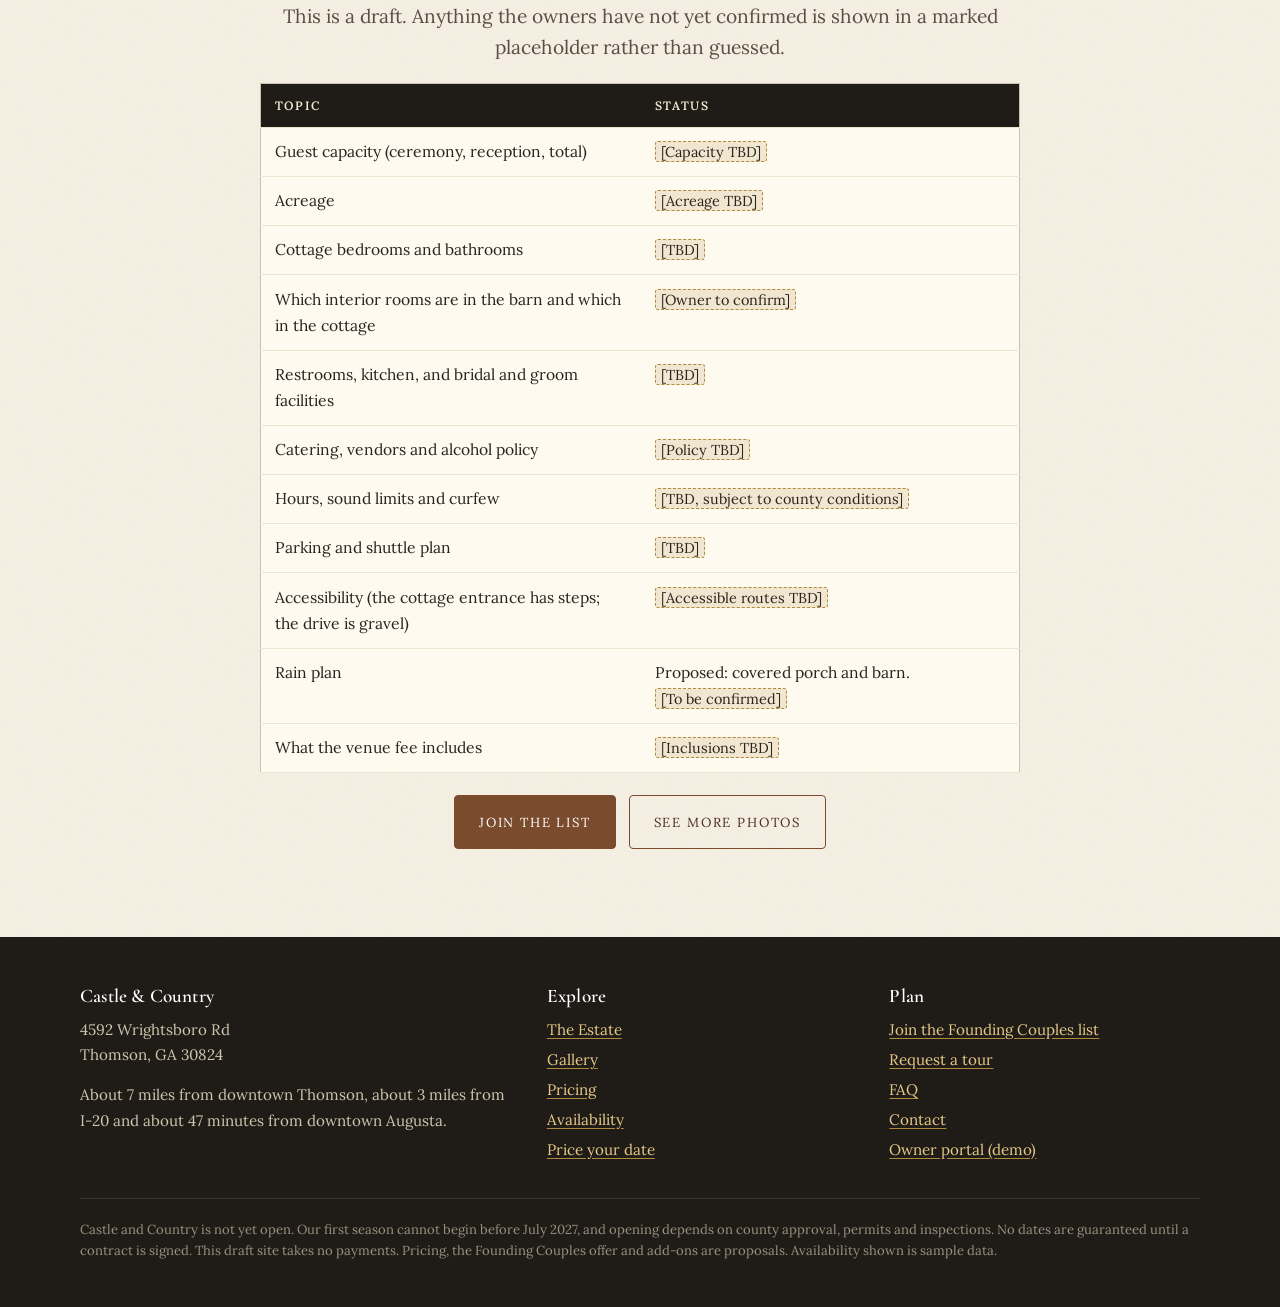
<file: estate/index.html>
<!doctype html>
<html lang="en">
<head>
<meta charset="utf-8">
<meta name="viewport" content="width=device-width,initial-scale=1">
<title>The Estate | Castle and Country</title>
<meta name="description" content="The barn, the cottage, the lawns and the gated drive at Castle and Country in Thomson, Georgia: what is there today and how each space could be used for weddings.">

<meta name="theme-color" content="#1f1c18">
<meta property="og:title" content="The Estate | Castle and Country">
<meta property="og:description" content="The barn, the cottage, the lawns and the gated drive at Castle and Country in Thomson, Georgia: what is there today and how each space could be used for weddings.">
<meta property="og:type" content="website">
<meta property="og:image" content="https://www.example.com/images/hero.jpg">
<link rel="icon" href="../favicon.svg" type="image/svg+xml">
<link rel="preconnect" href="https://fonts.googleapis.com">
<link rel="preconnect" href="https://fonts.gstatic.com" crossorigin>
<link href="https://fonts.googleapis.com/css2?family=Cormorant+Garamond:wght@500;600;700&family=Lora:ital,wght@0,400;0,600;1,400&display=swap" rel="stylesheet">
<link rel="stylesheet" href="../assets/css/styles.css">
<script>document.documentElement.classList.add("js")</script>

</head>
<body>
<a class="skip" href="#main">Skip to content</a>
<div class="draftbar"><strong>Draft website for review.</strong> Opening July 2027 &middot; Dates, offers and add-ons shown are proposals &middot; Images are photographs of the property</div>
<header class="site-header"><div class="wrap">
  <a class="brand" href="../index.html" aria-label="Castle and Country, home"><b>Castle &amp; Country</b><span>Thomson, Georgia</span></a>
  <button class="nav-toggle" type="button" aria-expanded="false" aria-controls="site-nav">Menu</button>
  <nav class="nav" id="site-nav" aria-label="Main"><a href="../index.html">Home</a><a href="../estate/index.html" aria-current="page">The Estate</a><a href="../gallery/index.html">Gallery</a><a href="../pricing/index.html">Pricing</a><a href="../availability/index.html">Availability</a><a href="../quote/index.html">Quote</a><a href="../faq/index.html">FAQ</a><a href="../contact/index.html">Contact</a><a class="cta" href="../book/index.html">Join the list</a></nav>
</div></header>
<main id="main">
<section class="page-hero has-img" style="background-image:url(../images/gallery-01.jpg)"><div class="wrap"><p class="eyebrow">The estate</p><h1>A barn, a cottage and a lawn</h1><p>A stone-and-timber barn designed in the style of a Russian horse barn, a storybook cottage beside it, and open grounds. Uses below are proposals; details to be confirmed are marked.</p></div></section><section class="section"><div class="wrap split">
  <div class="reveal"><p class="eyebrow">Reception &middot; proposed</p><h2>The barn</h2><p>The estate's centrepiece is a stone-and-timber barn designed in the style of a Russian horse barn. A cupola and weathervane crown a steep, shingled roof, and a deep wraparound covered porch runs along its front.</p><p>Its big sliding barn doors open onto a timbered room hung with string lights. Proposed use: dinner and dancing on the porch and inside, with the lawn just beyond.</p><ul class="tick"><li>Stone walls with wood-clad dormers and diamond-pane windows</li><li>Sliding barn doors, live-edge wood siding and string lights</li><li>Covered porch on heavy timber posts for shade and shelter</li><li>Rain plan using the porch and barn: proposed, to be confirmed</li></ul></div>
  <figure class="frame reveal"><img src="../images/gallery-04.jpg" alt="The barn&#x27;s wraparound covered timber porch, seen from the lawn" loading="lazy" decoding="async"><figcaption>The barn's covered porch, with its timber posts on stone bases.</figcaption></figure></div></section><section class="section alt"><div class="wrap split flip">
  <div class="reveal"><p class="eyebrow">Getting ready &middot; proposed</p><h2>The cottage</h2><p>Beside the barn stands a storybook cottage of fieldstone and shingle, with steep rooflines, wood-clad dormers, diamond-lattice leaded windows, a tall arched window, a copper-roofed bay and an upper deck.</p><p>Proposed use: a bridal suite and getting-ready space on the morning of the wedding, with an optional overnight stay. Bedrooms and bathrooms: <span class="tbd">[Bedroom and bathroom count TBD]</span>.</p><ul class="tick"><li>Fieldstone walls and a steep shingle roof</li><li>Leaded diamond-pane windows and a copper-roofed bay</li><li>Upper deck overlooking the grounds</li><li>Overnight stay for the couple: proposed add-on, not yet confirmed</li></ul></div>
  <figure class="frame reveal"><img src="../images/gallery-03.jpg" alt="The fieldstone cottage entrance, with steps, a wreath on the door and a dormer above" loading="lazy" decoding="async"><figcaption>The cottage entrance.</figcaption></figure></div></section><section class="section"><div class="wrap split">
  <div class="reveal"><p class="eyebrow">Ceremony &middot; proposed</p><h2>The lawns and grounds</h2><p>Open lawns roll out in front of the buildings, edged by wooden post-and-rail fences and old hardwoods. A small stone-and-wood well house with a wagon wheel stands among them.</p><p>Proposed use: the ceremony on the lawn, then cocktails under the trees. Ceremony seating capacity: <span class="tbd">[Capacity TBD]</span>.</p><ul class="tick"><li>Wide open grass with the buildings as a backdrop</li><li>Post-and-rail fencing and mature hardwoods</li><li>A stone-and-wood well house with a wagon wheel</li><li>Acreage: <span class="tbd">[Acreage TBD]</span></li></ul></div>
  <figure class="frame reveal"><img src="../images/gallery-07.jpg" alt="A small stone-and-wood well house with a wagon wheel, on the lawn" loading="lazy" decoding="async"><figcaption>The well house.</figcaption></figure></div></section><section class="section alt"><div class="wrap split flip">
  <div class="reveal"><p class="eyebrow">Arrival &middot; proposed</p><h2>The gate and the drive</h2><p>The way in is a gravel drive between two fieldstone pillars and wooden gates, flying an American flag and marked with the number 4592.</p><p>Proposed use: a first impression for every guest and a place for arrival photographs. Guest parking: <span class="tbd">[Parking layout TBD]</span>.</p><ul class="tick"><li>Stone pillars, wooden gates and the 4592 sign</li><li>A gravel drive that curves along the lawn toward the buildings</li><li>Gate access rules for vendors: to be decided</li></ul></div>
  <figure class="frame reveal"><img src="../images/gallery-02.jpg" alt="The gravel entrance drive between stone pillars with a wooden gate and an American flag" loading="lazy" decoding="async"><figcaption>The entrance.</figcaption></figure></div></section><section class="section"><div class="narrow">
  <p class="eyebrow center">Honest details</p><h2 class="center">What is confirmed and what is not</h2>
  <p class="center lede">This is a draft. Anything the owners have not yet confirmed is shown in a marked placeholder rather than guessed.</p>
  <div class="tablewrap"><table class="t"><thead><tr><th>Topic</th><th>Status</th></tr></thead><tbody>
    <tr><td>Guest capacity (ceremony, reception, total)</td><td><span class="tbd">[Capacity TBD]</span></td></tr>
    <tr><td>Acreage</td><td><span class="tbd">[Acreage TBD]</span></td></tr>
    <tr><td>Cottage bedrooms and bathrooms</td><td><span class="tbd">[TBD]</span></td></tr>
    <tr><td>Which interior rooms are in the barn and which in the cottage</td><td><span class="tbd">[Owner to confirm]</span></td></tr>
    <tr><td>Restrooms, kitchen, and bridal and groom facilities</td><td><span class="tbd">[TBD]</span></td></tr>
    <tr><td>Catering, vendors and alcohol policy</td><td><span class="tbd">[Policy TBD]</span></td></tr>
    <tr><td>Hours, sound limits and curfew</td><td><span class="tbd">[TBD, subject to county conditions]</span></td></tr>
    <tr><td>Parking and shuttle plan</td><td><span class="tbd">[TBD]</span></td></tr>
    <tr><td>Accessibility (the cottage entrance has steps; the drive is gravel)</td><td><span class="tbd">[Accessible routes TBD]</span></td></tr>
    <tr><td>Rain plan</td><td>Proposed: covered porch and barn. <span class="tbd">[To be confirmed]</span></td></tr>
    <tr><td>What the venue fee includes</td><td><span class="tbd">[Inclusions TBD]</span></td></tr>
  </tbody></table></div>
  <div class="btn-row" style="justify-content:center"><a class="btn" href="../book/index.html">Join the list</a><a class="btn ghost" href="../gallery/index.html">See more photos</a></div>
</div></section>
</main>
<footer class="site-footer"><div class="wrap">
  <div class="grid">
    <div>
      <h4>Castle &amp; Country</h4>
      <p>4592 Wrightsboro Rd<br>Thomson, GA 30824</p>
      <p>About 7 miles from downtown Thomson, about 3 miles from I-20 and about 47 minutes from downtown Augusta.</p>
    </div>
    <div>
      <h4>Explore</h4>
      <ul>
        <li><a href="../estate/index.html">The Estate</a></li>
        <li><a href="../gallery/index.html">Gallery</a></li>
        <li><a href="../pricing/index.html">Pricing</a></li>
        <li><a href="../availability/index.html">Availability</a></li>
        <li><a href="../quote/index.html">Price your date</a></li>
      </ul>
    </div>
    <div>
      <h4>Plan</h4>
      <ul>
        <li><a href="../book/index.html">Join the Founding Couples list</a></li>
        <li><a href="../book/index.html?type=tour">Request a tour</a></li>
        <li><a href="../faq/index.html">FAQ</a></li>
        <li><a href="../contact/index.html">Contact</a></li>
        <li><a href="../owner/index.html">Owner portal (demo)</a></li>
      </ul>
    </div>
  </div>
  <p class="fine">Castle and Country is not yet open. Our first season cannot begin before July 2027, and opening depends on county approval, permits and inspections. No dates are guaranteed until a contract is signed. This draft site takes no payments. Pricing, the Founding Couples offer and add-ons are proposals. Availability shown is sample data.</p>
</div></footer>
<script src="../assets/js/data.js"></script>
<script src="../assets/js/site.js"></script>

</body>
</html>
</file>
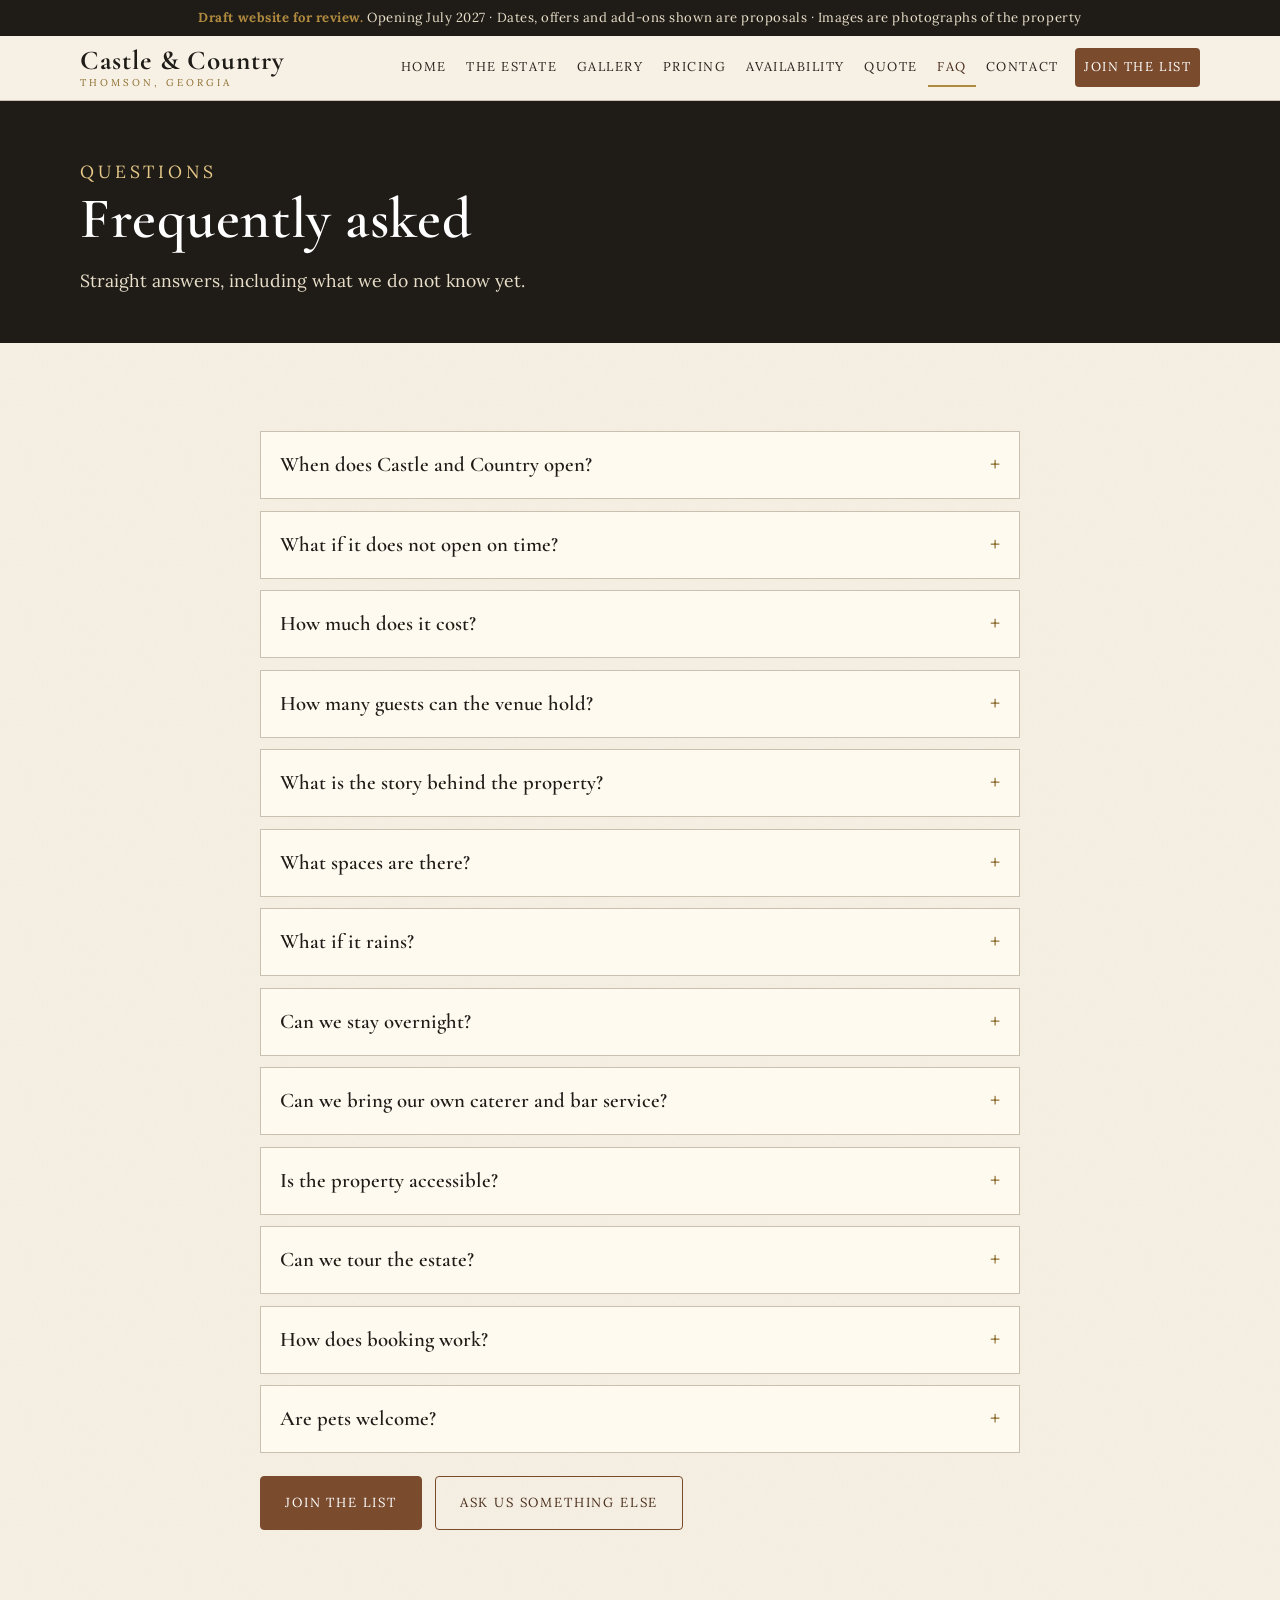
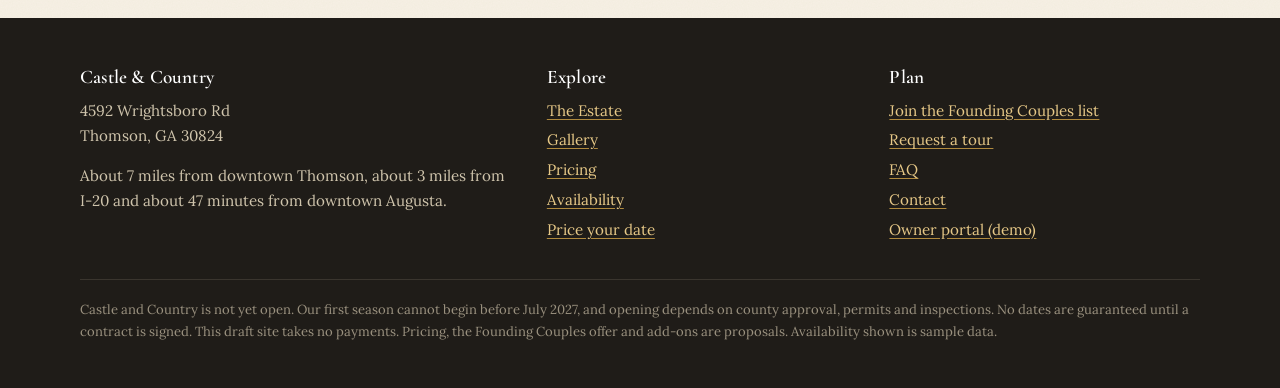
<file: faq/index.html>
<!doctype html>
<html lang="en">
<head>
<meta charset="utf-8">
<meta name="viewport" content="width=device-width,initial-scale=1">
<title>FAQ | Castle and Country</title>
<meta name="description" content="Frequently asked questions about Castle and Country, a wedding venue in Thomson, Georgia opening July 2027.">

<meta name="theme-color" content="#1f1c18">
<meta property="og:title" content="FAQ | Castle and Country">
<meta property="og:description" content="Frequently asked questions about Castle and Country, a wedding venue in Thomson, Georgia opening July 2027.">
<meta property="og:type" content="website">
<meta property="og:image" content="https://www.example.com/images/hero.jpg">
<link rel="icon" href="../favicon.svg" type="image/svg+xml">
<link rel="preconnect" href="https://fonts.googleapis.com">
<link rel="preconnect" href="https://fonts.gstatic.com" crossorigin>
<link href="https://fonts.googleapis.com/css2?family=Cormorant+Garamond:wght@500;600;700&family=Lora:ital,wght@0,400;0,600;1,400&display=swap" rel="stylesheet">
<link rel="stylesheet" href="../assets/css/styles.css">
<script>document.documentElement.classList.add("js")</script>

</head>
<body>
<a class="skip" href="#main">Skip to content</a>
<div class="draftbar"><strong>Draft website for review.</strong> Opening July 2027 &middot; Dates, offers and add-ons shown are proposals &middot; Images are photographs of the property</div>
<header class="site-header"><div class="wrap">
  <a class="brand" href="../index.html" aria-label="Castle and Country, home"><b>Castle &amp; Country</b><span>Thomson, Georgia</span></a>
  <button class="nav-toggle" type="button" aria-expanded="false" aria-controls="site-nav">Menu</button>
  <nav class="nav" id="site-nav" aria-label="Main"><a href="../index.html">Home</a><a href="../estate/index.html">The Estate</a><a href="../gallery/index.html">Gallery</a><a href="../pricing/index.html">Pricing</a><a href="../availability/index.html">Availability</a><a href="../quote/index.html">Quote</a><a href="../faq/index.html" aria-current="page">FAQ</a><a href="../contact/index.html">Contact</a><a class="cta" href="../book/index.html">Join the list</a></nav>
</div></header>
<main id="main">
<section class="page-hero"><div class="wrap"><p class="eyebrow">Questions</p><h1>Frequently asked</h1><p>Straight answers, including what we do not know yet.</p></div></section><section class="section"><div class="narrow"><details class="faq"><summary>When does Castle and Country open?</summary><div class="ans"><p>Our first season cannot begin before July 2027. Opening also depends on county approval, permits and inspections. July and August are hot, so we expect fall 2027 to be the first peak season.</p></div></details><details class="faq"><summary>What if it does not open on time?</summary><div class="ans"><p>Joining the list costs nothing. If a hold or deposit is ever taken, the proposed terms are that a hold is fully refundable until you sign a contract, and a contract deposit is refundable in full if the venue is not open by the contract&#x27;s outside date.</p></div></details><details class="faq"><summary>How much does it cost?</summary><div class="ans"><p>$5,000 for a regular date (any day except Saturday) and $6,500 for a Saturday. A limited Founding Couples launch offer is proposed at 20% to 30% below those rates. See the pricing page. What the fee includes is still to be confirmed.</p></div></details><details class="faq"><summary>How many guests can the venue hold?</summary><div class="ans"><p>Capacity has not been confirmed. The owners will set ceremony, reception and total limits, and they will appear here once known. <span class=tbd>[Capacity TBD]</span></p></div></details><details class="faq"><summary>What is the story behind the property?</summary><div class="ans"><p>Castle and Country was designed in the style of a Russian horse barn, built for a Russian woman. More of its history will be shared as the owners confirm it.</p></div></details><details class="faq"><summary>What spaces are there?</summary><div class="ans"><p>A stone-and-timber barn with a covered porch, a storybook fieldstone cottage, open lawns, a well house and a gated gravel drive. Proposed uses are a ceremony on the lawn, a reception in the barn and on its porch, and getting ready in the cottage.</p></div></details><details class="faq"><summary>What if it rains?</summary><div class="ans"><p>The covered porch and the barn are the natural candidates for a rain plan. The exact plan is to be confirmed. <span class=tbd>[Plan TBD]</span></p></div></details><details class="faq"><summary>Can we stay overnight?</summary><div class="ans"><p>An overnight cottage stay is a proposed add-on. Sleeping arrangements and the price shown are placeholders. <span class=tbd>[Bedrooms TBD]</span></p></div></details><details class="faq"><summary>Can we bring our own caterer and bar service?</summary><div class="ans"><p>The owners have not yet set a vendor and alcohol policy. Any rules will follow county requirements and licensing. <span class=tbd>[Policy TBD]</span></p></div></details><details class="faq"><summary>Is the property accessible?</summary><div class="ans"><p>To be confirmed. The cottage entrance has steps, the drive is gravel and the grounds are open lawn. The owners will document accessible routes before launch. <span class=tbd>[Accessibility TBD]</span></p></div></details><details class="faq"><summary>Can we tour the estate?</summary><div class="ans"><p>You can request a tour now. Tours will be by appointment once the county allows them, and we will contact you. Please do not visit the property unannounced.</p></div></details><details class="faq"><summary>How does booking work?</summary><div class="ans"><p>Proposed: join the list, tour, place a hold once the county has approved opening, then sign a contract with a 25% retainer; the balance is due 60 days before your date. These terms are proposals, reviewed by the owners and their attorney before any money is taken.</p></div></details><details class="faq"><summary>Are pets welcome?</summary><div class="ans"><p>Policy to be decided. The property has friendly resident dogs who may say hello.</p></div></details><div class="btn-row"><a class="btn" href="../book/index.html">Join the list</a><a class="btn ghost" href="../contact/index.html">Ask us something else</a></div></div></section></main>
<footer class="site-footer"><div class="wrap">
  <div class="grid">
    <div>
      <h4>Castle &amp; Country</h4>
      <p>4592 Wrightsboro Rd<br>Thomson, GA 30824</p>
      <p>About 7 miles from downtown Thomson, about 3 miles from I-20 and about 47 minutes from downtown Augusta.</p>
    </div>
    <div>
      <h4>Explore</h4>
      <ul>
        <li><a href="../estate/index.html">The Estate</a></li>
        <li><a href="../gallery/index.html">Gallery</a></li>
        <li><a href="../pricing/index.html">Pricing</a></li>
        <li><a href="../availability/index.html">Availability</a></li>
        <li><a href="../quote/index.html">Price your date</a></li>
      </ul>
    </div>
    <div>
      <h4>Plan</h4>
      <ul>
        <li><a href="../book/index.html">Join the Founding Couples list</a></li>
        <li><a href="../book/index.html?type=tour">Request a tour</a></li>
        <li><a href="../faq/index.html">FAQ</a></li>
        <li><a href="../contact/index.html">Contact</a></li>
        <li><a href="../owner/index.html">Owner portal (demo)</a></li>
      </ul>
    </div>
  </div>
  <p class="fine">Castle and Country is not yet open. Our first season cannot begin before July 2027, and opening depends on county approval, permits and inspections. No dates are guaranteed until a contract is signed. This draft site takes no payments. Pricing, the Founding Couples offer and add-ons are proposals. Availability shown is sample data.</p>
</div></footer>
<script src="../assets/js/data.js"></script>
<script src="../assets/js/site.js"></script>

</body>
</html>
</file>
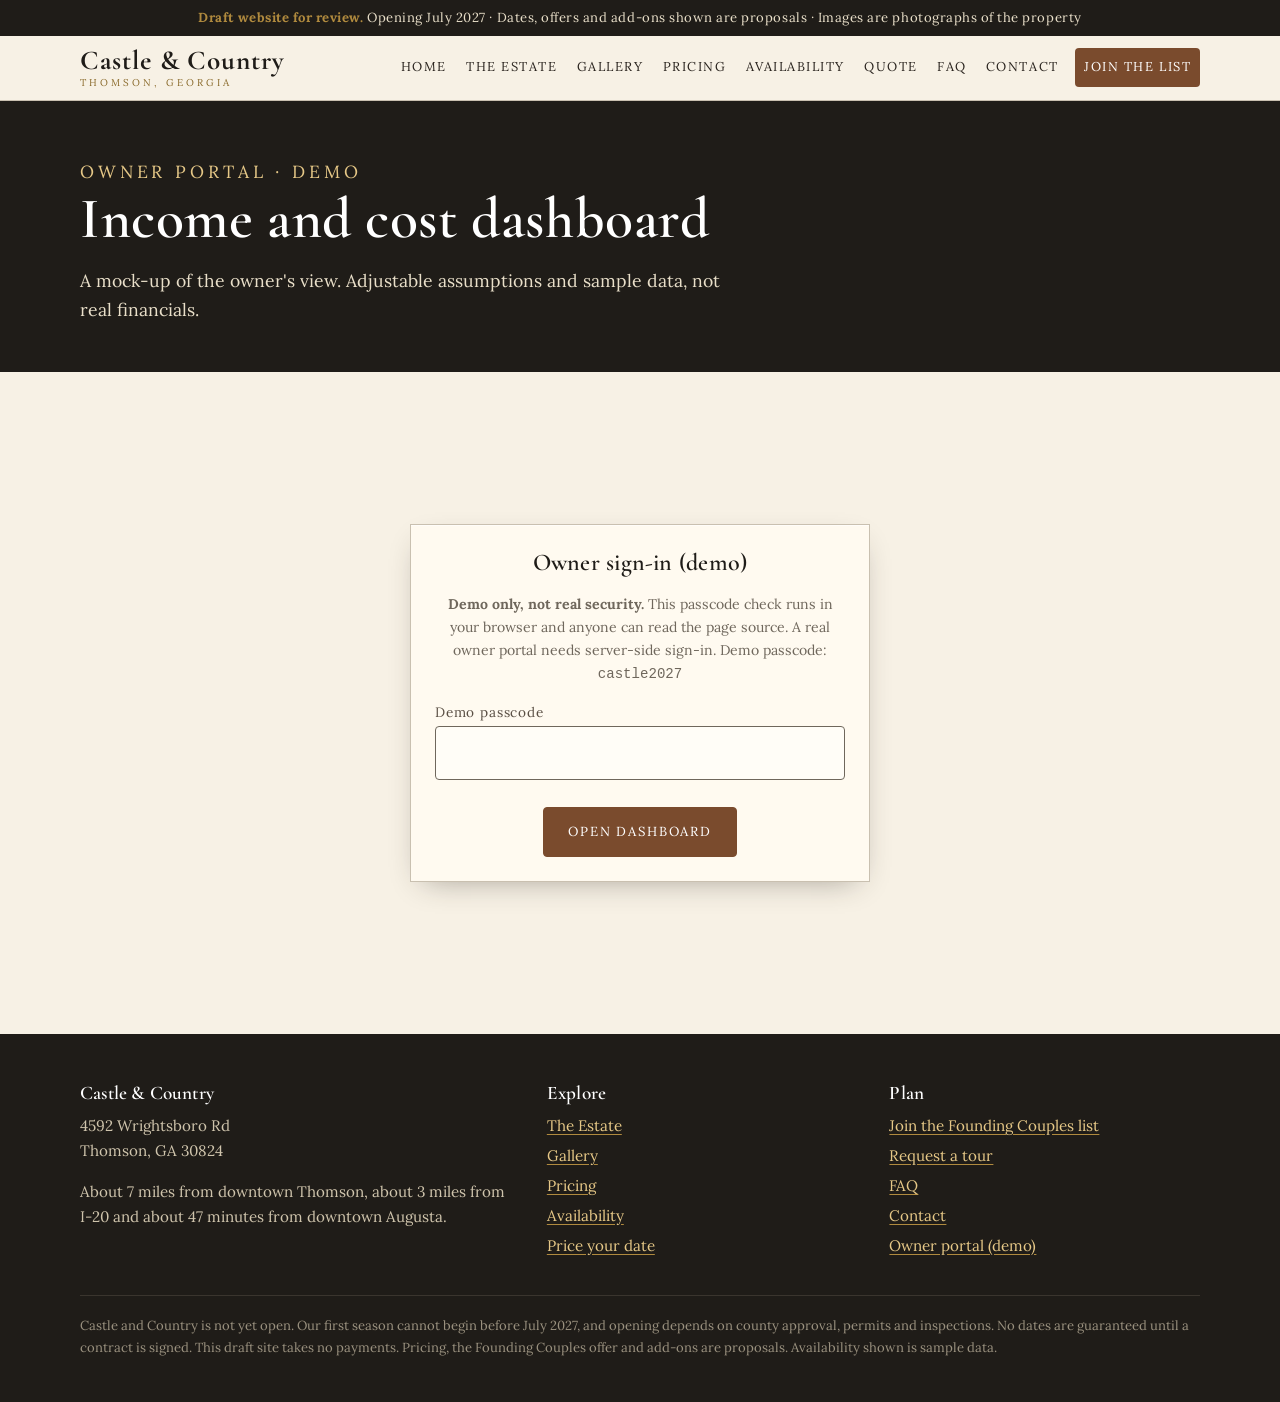
<file: owner/index.html>
<!doctype html>
<html lang="en">
<head>
<meta charset="utf-8">
<meta name="viewport" content="width=device-width,initial-scale=1">
<title>Owner portal (demo) | Castle and Country</title>
<meta name="description" content="Demo owner dashboard for Castle and Country: projected income, costs and bookings. Demo only.">
<meta name="robots" content="noindex,nofollow">
<meta name="theme-color" content="#1f1c18">
<meta property="og:title" content="Owner portal (demo) | Castle and Country">
<meta property="og:description" content="Demo owner dashboard for Castle and Country: projected income, costs and bookings. Demo only.">
<meta property="og:type" content="website">
<meta property="og:image" content="https://www.example.com/images/hero.jpg">
<link rel="icon" href="../favicon.svg" type="image/svg+xml">
<link rel="preconnect" href="https://fonts.googleapis.com">
<link rel="preconnect" href="https://fonts.gstatic.com" crossorigin>
<link href="https://fonts.googleapis.com/css2?family=Cormorant+Garamond:wght@500;600;700&family=Lora:ital,wght@0,400;0,600;1,400&display=swap" rel="stylesheet">
<link rel="stylesheet" href="../assets/css/styles.css">
<script>document.documentElement.classList.add("js")</script>

</head>
<body class="owner-body">
<a class="skip" href="#main">Skip to content</a>
<div class="draftbar"><strong>Draft website for review.</strong> Opening July 2027 &middot; Dates, offers and add-ons shown are proposals &middot; Images are photographs of the property</div>
<header class="site-header"><div class="wrap">
  <a class="brand" href="../index.html" aria-label="Castle and Country, home"><b>Castle &amp; Country</b><span>Thomson, Georgia</span></a>
  <button class="nav-toggle" type="button" aria-expanded="false" aria-controls="site-nav">Menu</button>
  <nav class="nav" id="site-nav" aria-label="Main"><a href="../index.html">Home</a><a href="../estate/index.html">The Estate</a><a href="../gallery/index.html">Gallery</a><a href="../pricing/index.html">Pricing</a><a href="../availability/index.html">Availability</a><a href="../quote/index.html">Quote</a><a href="../faq/index.html">FAQ</a><a href="../contact/index.html">Contact</a><a class="cta" href="../book/index.html">Join the list</a></nav>
</div></header>
<main id="main">
<section class="page-hero"><div class="wrap"><p class="eyebrow">Owner portal &middot; demo</p><h1>Income and cost dashboard</h1><p>A mock-up of the owner's view. Adjustable assumptions and sample data, not real financials.</p></div></section><section class="section" id="gate"><div class="wrap">
  <div class="panel gate">
    <h3>Owner sign-in (demo)</h3>
    <p class="note"><strong>Demo only, not real security.</strong> This passcode check runs in your browser and anyone can read the page source. A real owner portal needs server-side sign-in. Demo passcode: <code>castle2027</code></p>
    <div class="field" style="text-align:left"><label for="gate-code">Demo passcode</label><input type="password" id="gate-code" autocomplete="off"></div>
    <p class="err" id="gate-err" role="alert"></p>
    <button type="button" class="btn" id="gate-btn">Open dashboard</button>
  </div>
</div></section>

<div id="dash" hidden>
<section class="section"><div class="wrap">
  <div class="callout warn"><p><strong>Demo dashboard.</strong> Every figure comes from adjustable assumptions or invented sample data. The season opens July 2027, so the first period modeled is July to December 2027, then the first full year, 2028. Venue fees are the owners' ($5,000 regular, $6,500 Saturday). Software (about $300 a month) and payment processing (about 3%) came from the brief. Everything else is a prototype assumption, and the property tax or mortgage line is a placeholder at 0.</p></div>
  <h2>Scenario and assumptions</h2>
  <p class="note">Presets set weddings in a full year (2028). The first partial season is scaled by seasonality (Jul to Dec carries 54% of a year, an assumption) and by the first-season pace below.</p>
  <div class="seg" id="presets" role="group" aria-label="Scenario presets">
    <button type="button" data-w="12" aria-pressed="false">Conservative (12)</button><button type="button" data-w="30" aria-pressed="true">Base (30)</button><button type="button" data-w="50" aria-pressed="false">Stretch (50)</button>
  </div>
  <div class="assump" id="assump" style="margin-top:1.2rem"></div>
  <div class="btn-row"><button type="button" class="btn ghost" id="reset">Reset all assumptions</button></div>
</div></section>

<section class="section alt"><div class="wrap">
  <h2>Projection by period</h2>
  <div class="seg" id="period" role="group" aria-label="Period"><button type="button" data-p="partial" aria-pressed="false">First season (Jul to Dec 2027)</button><button type="button" data-p="full" aria-pressed="true">First full year (2028)</button></div>
  <div class="metrics" id="metrics" style="margin-top:1.2rem"></div>
  <p class="note" id="period-note" style="margin-top:.8rem"></p>
  <div class="grid2" style="margin-top:1.2rem">
    <div class="chart"><h4>Costs in this period</h4><div id="cost-bars"></div></div>
    <div class="chart"><h4>Revenue split</h4><div id="rev-donut"></div></div>
  </div>
  <p class="note" id="disc-note" style="margin-top:.8rem"></p>
</div></section>

<section class="section"><div class="wrap">
  <h2>Monthly revenue and seasonality</h2>
  <div class="grid2">
    <div class="chart"><h4>Revenue and costs by month</h4><div class="key"><span><i style="background:#7a4b2d"></i>Revenue</span><span><i style="background:#4f7f72"></i>Costs</span></div><div id="month-chart"></div></div>
    <div class="chart"><h4>Cumulative net income</h4><div id="cum-chart"></div></div>
  </div>
  <p class="note" style="margin-top:.8rem">Seasonality is an assumption: spring (March to May) carries 31% of weddings and fall (September to November) 40%, with summer heat and winter as the quiet months. The Knot's national Real Weddings Study also puts October, June, May and September among the top months (<a href="https://www.theknot.com/content/is-there-an-off-season-for-weddings" target="_blank" rel="noopener">The Knot: wedding season and peak months</a>), but these exact weights are not Knot data.</p>
</div></section>

<section class="section alt"><div class="wrap">
  <h2>Bookings pipeline <span class="sample demo-badge">Sample data</span></h2>
  <p class="note">Sample numbers derived from the weddings in the selected period and the stage rates below.</p>
  <div class="assump" id="pipe-rates" style="grid-template-columns:repeat(auto-fit,minmax(180px,1fr))"></div>
  <div class="grid2" style="margin-top:1rem">
    <div class="chart"><h4>Inquiry to booked</h4><div id="funnel"></div></div>
    <div class="chart"><h4>Inquiries by lead source (sample split)</h4><div id="leads"></div></div>
  </div>
</div></section>

<section class="section"><div class="wrap">
  <h2>Upcoming bookings <span class="sample demo-badge">Sample data</span></h2>
  <div class="seg" id="bk-filter" role="group" aria-label="Filter bookings"><button type="button" data-f="All" aria-pressed="true">All</button><button type="button" data-f="Booked" aria-pressed="false">Booked</button><button type="button" data-f="Held" aria-pressed="false">Held</button></div>
  <div id="bk-table" style="margin-top:1rem"></div>
  <p class="note" id="bk-note" style="margin-top:.6rem"></p>
</div></section>

<section class="section alt"><div class="wrap">
  <h2>KPIs</h2>
  <div id="kpis"></div>
</div></section>
</div>
</main>
<footer class="site-footer"><div class="wrap">
  <div class="grid">
    <div>
      <h4>Castle &amp; Country</h4>
      <p>4592 Wrightsboro Rd<br>Thomson, GA 30824</p>
      <p>About 7 miles from downtown Thomson, about 3 miles from I-20 and about 47 minutes from downtown Augusta.</p>
    </div>
    <div>
      <h4>Explore</h4>
      <ul>
        <li><a href="../estate/index.html">The Estate</a></li>
        <li><a href="../gallery/index.html">Gallery</a></li>
        <li><a href="../pricing/index.html">Pricing</a></li>
        <li><a href="../availability/index.html">Availability</a></li>
        <li><a href="../quote/index.html">Price your date</a></li>
      </ul>
    </div>
    <div>
      <h4>Plan</h4>
      <ul>
        <li><a href="../book/index.html">Join the Founding Couples list</a></li>
        <li><a href="../book/index.html?type=tour">Request a tour</a></li>
        <li><a href="../faq/index.html">FAQ</a></li>
        <li><a href="../contact/index.html">Contact</a></li>
        <li><a href="../owner/index.html">Owner portal (demo)</a></li>
      </ul>
    </div>
  </div>
  <p class="fine">Castle and Country is not yet open. Our first season cannot begin before July 2027, and opening depends on county approval, permits and inspections. No dates are guaranteed until a contract is signed. This draft site takes no payments. Pricing, the Founding Couples offer and add-ons are proposals. Availability shown is sample data.</p>
</div></footer>
<script src="../assets/js/data.js"></script>
<script src="../assets/js/site.js"></script>
<script src="../assets/js/owner.js"></script>
</body>
</html>
</file>
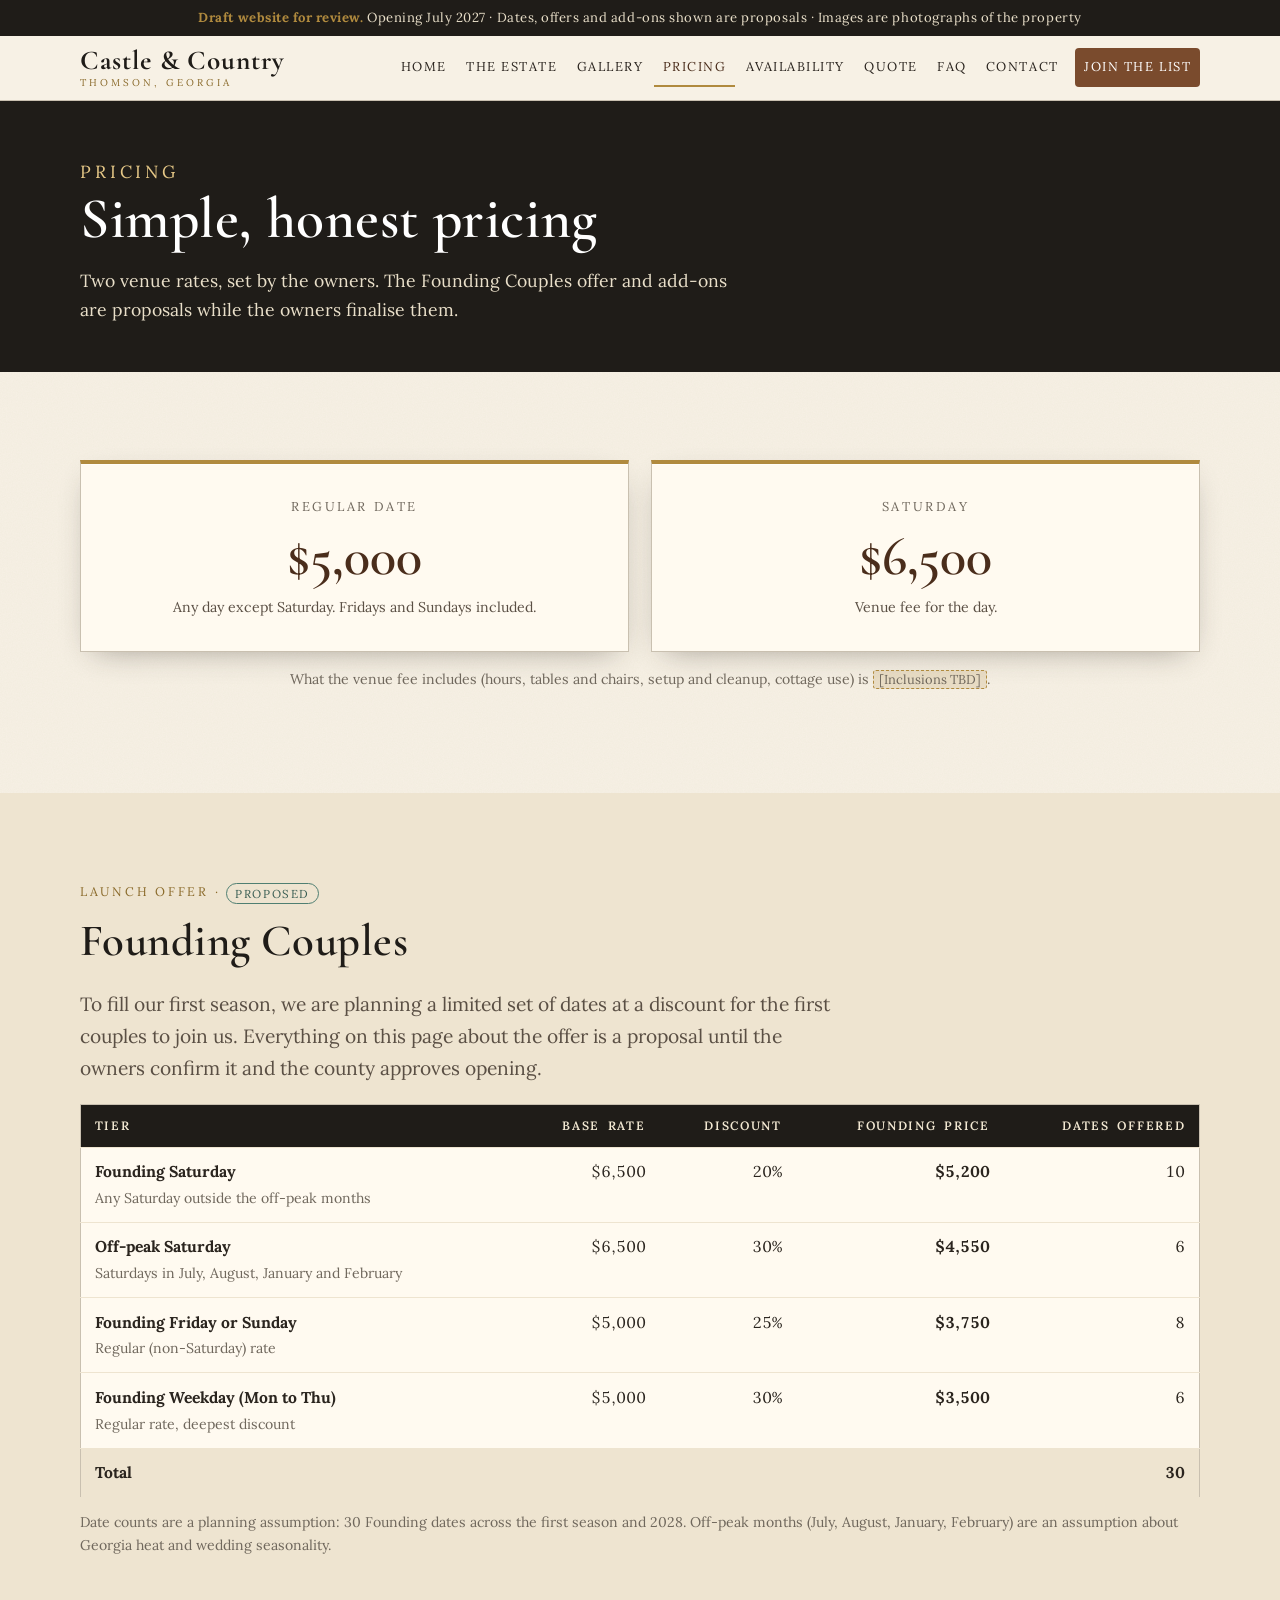
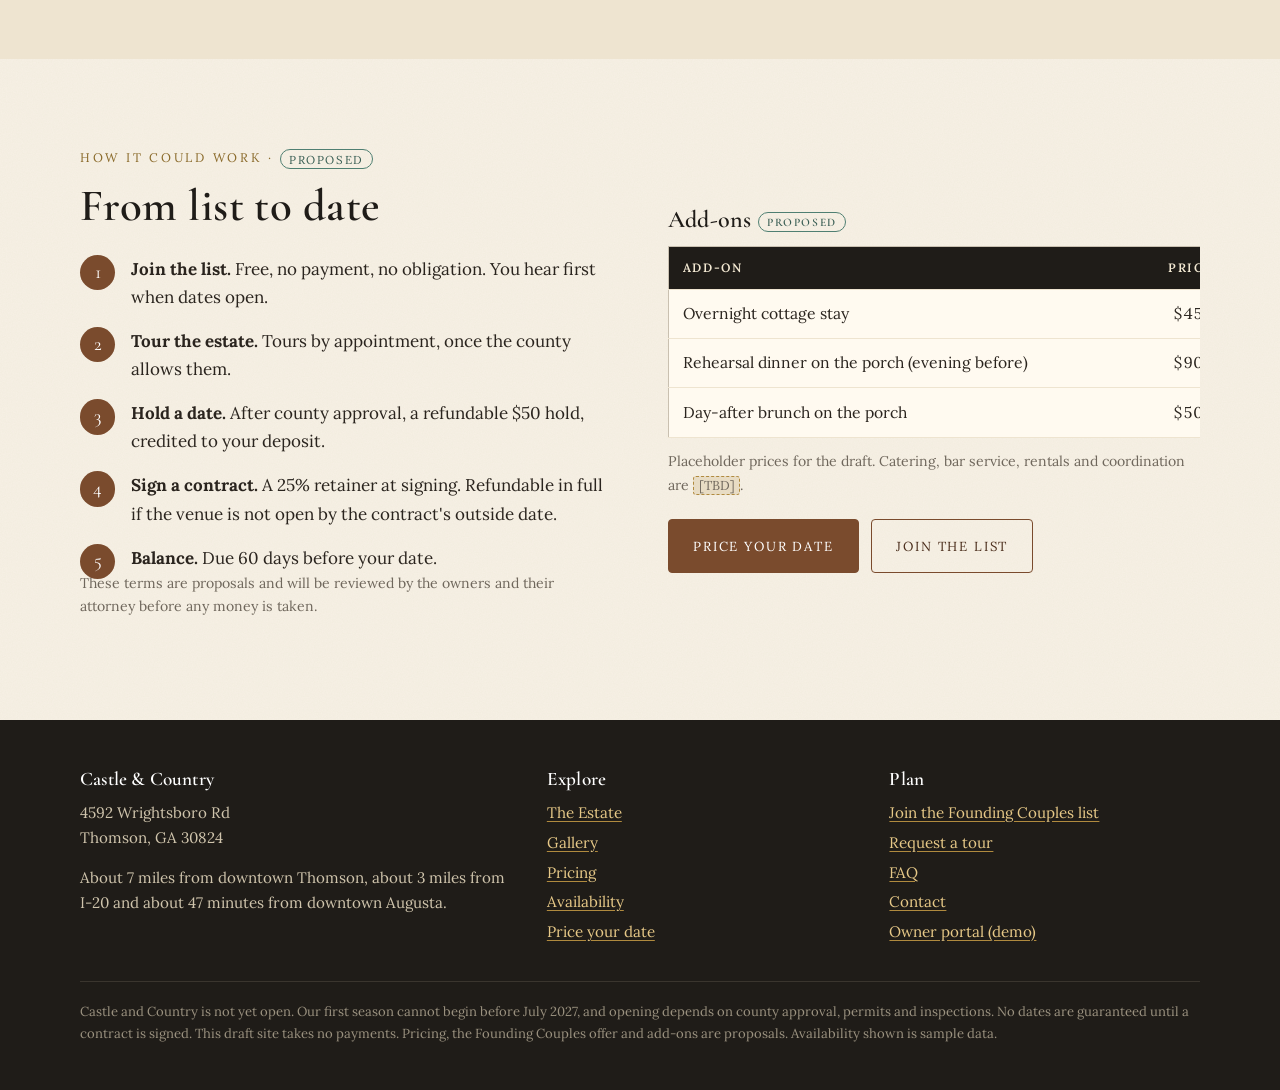
<file: pricing/index.html>
<!doctype html>
<html lang="en">
<head>
<meta charset="utf-8">
<meta name="viewport" content="width=device-width,initial-scale=1">
<title>Pricing | Castle and Country</title>
<meta name="description" content="Venue pricing at Castle and Country: $5,000 for a regular date and $6,500 for a Saturday, plus a proposed Founding Couples launch offer.">

<meta name="theme-color" content="#1f1c18">
<meta property="og:title" content="Pricing | Castle and Country">
<meta property="og:description" content="Venue pricing at Castle and Country: $5,000 for a regular date and $6,500 for a Saturday, plus a proposed Founding Couples launch offer.">
<meta property="og:type" content="website">
<meta property="og:image" content="https://www.example.com/images/hero.jpg">
<link rel="icon" href="../favicon.svg" type="image/svg+xml">
<link rel="preconnect" href="https://fonts.googleapis.com">
<link rel="preconnect" href="https://fonts.gstatic.com" crossorigin>
<link href="https://fonts.googleapis.com/css2?family=Cormorant+Garamond:wght@500;600;700&family=Lora:ital,wght@0,400;0,600;1,400&display=swap" rel="stylesheet">
<link rel="stylesheet" href="../assets/css/styles.css">
<script>document.documentElement.classList.add("js")</script>

</head>
<body>
<a class="skip" href="#main">Skip to content</a>
<div class="draftbar"><strong>Draft website for review.</strong> Opening July 2027 &middot; Dates, offers and add-ons shown are proposals &middot; Images are photographs of the property</div>
<header class="site-header"><div class="wrap">
  <a class="brand" href="../index.html" aria-label="Castle and Country, home"><b>Castle &amp; Country</b><span>Thomson, Georgia</span></a>
  <button class="nav-toggle" type="button" aria-expanded="false" aria-controls="site-nav">Menu</button>
  <nav class="nav" id="site-nav" aria-label="Main"><a href="../index.html">Home</a><a href="../estate/index.html">The Estate</a><a href="../gallery/index.html">Gallery</a><a href="../pricing/index.html" aria-current="page">Pricing</a><a href="../availability/index.html">Availability</a><a href="../quote/index.html">Quote</a><a href="../faq/index.html">FAQ</a><a href="../contact/index.html">Contact</a><a class="cta" href="../book/index.html">Join the list</a></nav>
</div></header>
<main id="main">
<section class="page-hero"><div class="wrap"><p class="eyebrow">Pricing</p><h1>Simple, honest pricing</h1><p>Two venue rates, set by the owners. The Founding Couples offer and add-ons are proposals while the owners finalise them.</p></div></section><section class="section"><div class="wrap">
  <div class="price-cards">
    <div class="price-card reveal"><div class="lbl">Regular date</div><div class="amt">$5,000</div><small>Any day except Saturday. Fridays and Sundays included.</small></div>
    <div class="price-card reveal"><div class="lbl">Saturday</div><div class="amt">$6,500</div><small>Venue fee for the day.</small></div>
  </div>
  <p class="center note" style="margin-top:1rem">What the venue fee includes (hours, tables and chairs, setup and cleanup, cottage use) is <span class="tbd">[Inclusions TBD]</span>.</p>
</div></section>

<section class="section alt"><div class="wrap">
  <p class="eyebrow">Launch offer &middot; <span class="proposed">Proposed</span></p>
  <h2>Founding Couples</h2>
  <p class="lede" style="max-width:48rem">To fill our first season, we are planning a limited set of dates at a discount for the first couples to join us. Everything on this page about the offer is a proposal until the owners confirm it and the county approves opening.</p>
  <div class="tablewrap"><table class="t"><thead><tr><th>Tier</th><th class="num">Base rate</th><th class="num">Discount</th><th class="num">Founding price</th><th class="num">Dates offered</th></tr></thead><tbody><tr><td><strong>Founding Saturday</strong><br><span class="note">Any Saturday outside the off-peak months</span></td><td class="num">$6,500</td><td class="num">20%</td><td class="num"><strong>$5,200</strong></td><td class="num">10</td></tr><tr><td><strong>Off-peak Saturday</strong><br><span class="note">Saturdays in July, August, January and February</span></td><td class="num">$6,500</td><td class="num">30%</td><td class="num"><strong>$4,550</strong></td><td class="num">6</td></tr><tr><td><strong>Founding Friday or Sunday</strong><br><span class="note">Regular (non-Saturday) rate</span></td><td class="num">$5,000</td><td class="num">25%</td><td class="num"><strong>$3,750</strong></td><td class="num">8</td></tr><tr><td><strong>Founding Weekday (Mon to Thu)</strong><br><span class="note">Regular rate, deepest discount</span></td><td class="num">$5,000</td><td class="num">30%</td><td class="num"><strong>$3,500</strong></td><td class="num">6</td></tr></tbody>
  <tfoot><tr><td>Total</td><td></td><td></td><td></td><td class="num">30</td></tr></tfoot></table></div>
  <p class="note" style="margin-top:.8rem">Date counts are a planning assumption: 30 Founding dates across the first season and 2028. Off-peak months (July, August, January, February) are an assumption about Georgia heat and wedding seasonality.</p>
</div></section>

<section class="section"><div class="wrap split">
  <div class="reveal">
    <p class="eyebrow">How it could work &middot; <span class="proposed">Proposed</span></p>
    <h2>From list to date</h2>
    <ol class="steps">
      <li><strong>Join the list.</strong> Free, no payment, no obligation. You hear first when dates open.</li>
      <li><strong>Tour the estate.</strong> Tours by appointment, once the county allows them.</li>
      <li><strong>Hold a date.</strong> After county approval, a refundable $50 hold, credited to your deposit.</li>
      <li><strong>Sign a contract.</strong> A 25% retainer at signing. Refundable in full if the venue is not open by the contract's outside date.</li>
      <li><strong>Balance.</strong> Due 60 days before your date.</li>
    </ol>
    <p class="note">These terms are proposals and will be reviewed by the owners and their attorney before any money is taken.</p>
  </div>
  <div class="reveal">
    <h3>Add-ons <span class="proposed">Proposed</span></h3>
    <div class="tablewrap"><table class="t"><thead><tr><th>Add-on</th><th class="num">Price</th></tr></thead><tbody>
      <tr><td>Overnight cottage stay</td><td class="num">$450</td></tr>
      <tr><td>Rehearsal dinner on the porch (evening before)</td><td class="num">$900</td></tr>
      <tr><td>Day-after brunch on the porch</td><td class="num">$500</td></tr>
    </tbody></table></div>
    <p class="note" style="margin-top:.8rem">Placeholder prices for the draft. Catering, bar service, rentals and coordination are <span class="tbd">[TBD]</span>.</p>
    <div class="btn-row"><a class="btn" href="../quote/index.html">Price your date</a><a class="btn ghost" href="../book/index.html">Join the list</a></div>
  </div>
</div></section>
</main>
<footer class="site-footer"><div class="wrap">
  <div class="grid">
    <div>
      <h4>Castle &amp; Country</h4>
      <p>4592 Wrightsboro Rd<br>Thomson, GA 30824</p>
      <p>About 7 miles from downtown Thomson, about 3 miles from I-20 and about 47 minutes from downtown Augusta.</p>
    </div>
    <div>
      <h4>Explore</h4>
      <ul>
        <li><a href="../estate/index.html">The Estate</a></li>
        <li><a href="../gallery/index.html">Gallery</a></li>
        <li><a href="../pricing/index.html">Pricing</a></li>
        <li><a href="../availability/index.html">Availability</a></li>
        <li><a href="../quote/index.html">Price your date</a></li>
      </ul>
    </div>
    <div>
      <h4>Plan</h4>
      <ul>
        <li><a href="../book/index.html">Join the Founding Couples list</a></li>
        <li><a href="../book/index.html?type=tour">Request a tour</a></li>
        <li><a href="../faq/index.html">FAQ</a></li>
        <li><a href="../contact/index.html">Contact</a></li>
        <li><a href="../owner/index.html">Owner portal (demo)</a></li>
      </ul>
    </div>
  </div>
  <p class="fine">Castle and Country is not yet open. Our first season cannot begin before July 2027, and opening depends on county approval, permits and inspections. No dates are guaranteed until a contract is signed. This draft site takes no payments. Pricing, the Founding Couples offer and add-ons are proposals. Availability shown is sample data.</p>
</div></footer>
<script src="../assets/js/data.js"></script>
<script src="../assets/js/site.js"></script>

</body>
</html>
</file>
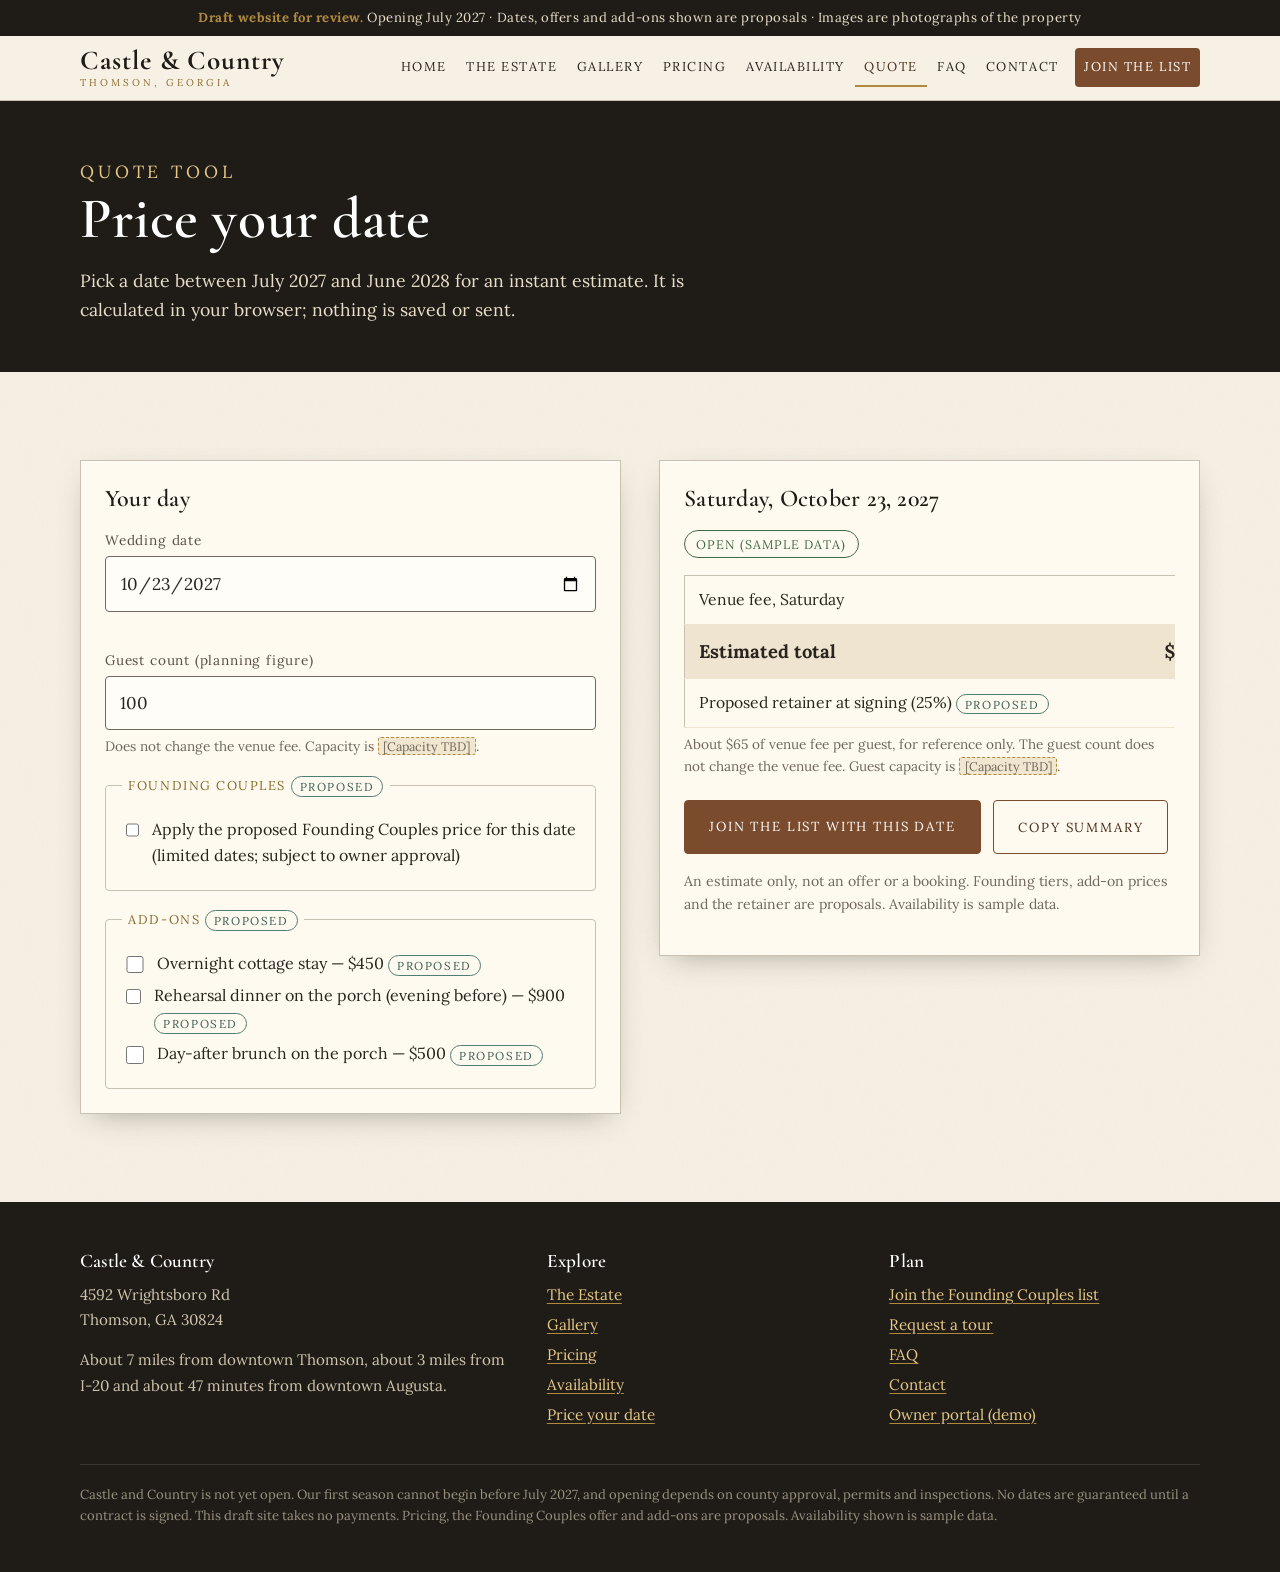
<file: quote/index.html>
<!doctype html>
<html lang="en">
<head>
<meta charset="utf-8">
<meta name="viewport" content="width=device-width,initial-scale=1">
<title>Price your date | Castle and Country</title>
<meta name="description" content="Estimate your venue fee at Castle and Country: choose a date and add-ons for an instant estimate. Draft pricing.">

<meta name="theme-color" content="#1f1c18">
<meta property="og:title" content="Price your date | Castle and Country">
<meta property="og:description" content="Estimate your venue fee at Castle and Country: choose a date and add-ons for an instant estimate. Draft pricing.">
<meta property="og:type" content="website">
<meta property="og:image" content="https://www.example.com/images/hero.jpg">
<link rel="icon" href="../favicon.svg" type="image/svg+xml">
<link rel="preconnect" href="https://fonts.googleapis.com">
<link rel="preconnect" href="https://fonts.gstatic.com" crossorigin>
<link href="https://fonts.googleapis.com/css2?family=Cormorant+Garamond:wght@500;600;700&family=Lora:ital,wght@0,400;0,600;1,400&display=swap" rel="stylesheet">
<link rel="stylesheet" href="../assets/css/styles.css">
<script>document.documentElement.classList.add("js")</script>

</head>
<body>
<a class="skip" href="#main">Skip to content</a>
<div class="draftbar"><strong>Draft website for review.</strong> Opening July 2027 &middot; Dates, offers and add-ons shown are proposals &middot; Images are photographs of the property</div>
<header class="site-header"><div class="wrap">
  <a class="brand" href="../index.html" aria-label="Castle and Country, home"><b>Castle &amp; Country</b><span>Thomson, Georgia</span></a>
  <button class="nav-toggle" type="button" aria-expanded="false" aria-controls="site-nav">Menu</button>
  <nav class="nav" id="site-nav" aria-label="Main"><a href="../index.html">Home</a><a href="../estate/index.html">The Estate</a><a href="../gallery/index.html">Gallery</a><a href="../pricing/index.html">Pricing</a><a href="../availability/index.html">Availability</a><a href="../quote/index.html" aria-current="page">Quote</a><a href="../faq/index.html">FAQ</a><a href="../contact/index.html">Contact</a><a class="cta" href="../book/index.html">Join the list</a></nav>
</div></header>
<main id="main">
<section class="page-hero"><div class="wrap"><p class="eyebrow">Quote tool</p><h1>Price your date</h1><p>Pick a date between July 2027 and June 2028 for an instant estimate. It is calculated in your browser; nothing is saved or sent.</p></div></section><section class="section"><div class="wrap quote-grid">
  <div class="panel">
    <h3>Your day</h3>
    <div class="form">
      <div><label for="q-date">Wedding date</label><input type="date" id="q-date"><p class="err" id="q-err" role="alert"></p></div>
      <div><label for="q-guests">Guest count (planning figure)</label><input type="number" id="q-guests" min="0" step="1" value="100"><p class="hint">Does not change the venue fee. Capacity is <span class="tbd">[Capacity TBD]</span>.</p></div>
      <fieldset><legend>Founding Couples <span class="proposed">Proposed</span></legend>
        <label class="check"><input type="checkbox" id="q-founding"> <span>Apply the proposed Founding Couples price for this date (limited dates; subject to owner approval)</span></label></fieldset>
      <fieldset><legend>Add-ons <span class="proposed">Proposed</span></legend><div id="q-addons"></div></fieldset>
    </div>
  </div>
  <div class="panel" aria-live="polite"><div id="q-out"></div>
    <p class="note" style="margin-top:1rem">An estimate only, not an offer or a booking. Founding tiers, add-on prices and the retainer are proposals. Availability is sample data.</p></div>
</div></section>
</main>
<footer class="site-footer"><div class="wrap">
  <div class="grid">
    <div>
      <h4>Castle &amp; Country</h4>
      <p>4592 Wrightsboro Rd<br>Thomson, GA 30824</p>
      <p>About 7 miles from downtown Thomson, about 3 miles from I-20 and about 47 minutes from downtown Augusta.</p>
    </div>
    <div>
      <h4>Explore</h4>
      <ul>
        <li><a href="../estate/index.html">The Estate</a></li>
        <li><a href="../gallery/index.html">Gallery</a></li>
        <li><a href="../pricing/index.html">Pricing</a></li>
        <li><a href="../availability/index.html">Availability</a></li>
        <li><a href="../quote/index.html">Price your date</a></li>
      </ul>
    </div>
    <div>
      <h4>Plan</h4>
      <ul>
        <li><a href="../book/index.html">Join the Founding Couples list</a></li>
        <li><a href="../book/index.html?type=tour">Request a tour</a></li>
        <li><a href="../faq/index.html">FAQ</a></li>
        <li><a href="../contact/index.html">Contact</a></li>
        <li><a href="../owner/index.html">Owner portal (demo)</a></li>
      </ul>
    </div>
  </div>
  <p class="fine">Castle and Country is not yet open. Our first season cannot begin before July 2027, and opening depends on county approval, permits and inspections. No dates are guaranteed until a contract is signed. This draft site takes no payments. Pricing, the Founding Couples offer and add-ons are proposals. Availability shown is sample data.</p>
</div></footer>
<script src="../assets/js/data.js"></script>
<script src="../assets/js/site.js"></script>
<script src="../assets/js/quote.js"></script>
</body>
</html>
</file>
<file: assets/css/styles.css>
/* Castle and Country: draft site styles. Mobile-first, plain CSS, no build step.
   Palette: fieldstone, cedar, parchment, aged brass, copper-roof verdigris. */
:root{
  --ink:#2a241e; --ink-soft:#5a4f44; --stone-900:#1f1c18; --stone-800:#2c2823; --stone-600:#6f675c; --stone-300:#c9c0b0;
  --parchment:#f7f1e5; --parchment-2:#eee4d0; --cream:#fffaf0;
  --cedar:#7a4b2d; --cedar-dark:#4a2d1b; --brass:#b08a3e; --brass-dark:#8a6a2a; --verdigris:#4f7f72; --verdigris-dark:#375c52;
  --danger:#8f3b2e; --ok:#3f6b47;
  --serif-head:"Cormorant Garamond","Iowan Old Style","Palatino Linotype",Palatino,Georgia,serif;
  --serif-body:"Lora","Iowan Old Style",Georgia,"Times New Roman",serif;
  --radius:4px; --max:1120px;
  --shadow:0 1px 0 rgba(255,255,255,.6) inset,0 10px 30px -14px rgba(42,36,30,.45);
}
*{box-sizing:border-box}
html{scroll-behavior:smooth;-webkit-text-size-adjust:100%}
body{margin:0;font-family:var(--serif-body);font-size:1.0625rem;line-height:1.65;color:var(--ink);background:var(--parchment);
  background-image:url("data:image/svg+xml;utf8,<svg xmlns='http://www.w3.org/2000/svg' width='160' height='160'><filter id='n'><feTurbulence type='fractalNoise' baseFrequency='.8' numOctaves='2' stitchTiles='stitch'/><feColorMatrix values='0 0 0 0 .45  0 0 0 0 .36  0 0 0 0 .25  0 0 0 .07 0'/></filter><rect width='100%' height='100%' filter='url(%23n)'/></svg>");}
img{max-width:100%;display:block}
a{color:var(--cedar-dark);text-decoration-color:var(--brass);text-underline-offset:3px}
a:hover{color:var(--verdigris-dark)}
h1,h2,h3,h4{font-family:var(--serif-head);font-weight:600;line-height:1.15;color:var(--stone-900);margin:0 0 .5em;letter-spacing:.01em}
h1{font-size:clamp(2.4rem,8vw,4.4rem)} h2{font-size:clamp(1.9rem,5vw,2.8rem)} h3{font-size:1.5rem} h4{font-size:1.2rem}
p{margin:0 0 1em}
.wrap{width:min(100% - 2.5rem,var(--max));margin-inline:auto}
.narrow{width:min(100% - 2.5rem,760px);margin-inline:auto}
.skip{position:absolute;left:-999px;top:0;background:var(--stone-900);color:#fff;padding:.6rem 1rem;z-index:100}
.skip:focus{left:0}
.eyebrow{font-family:var(--serif-body);font-size:.78rem;letter-spacing:.22em;text-transform:uppercase;color:var(--brass-dark);margin:0 0 .8rem}
.lede{font-size:1.2rem;color:var(--ink-soft)}
.tbd{background:rgba(176,138,62,.18);border:1px dashed var(--brass);padding:0 .35em;border-radius:3px;font-size:.92em;white-space:nowrap}
.proposed{font-size:.72rem;letter-spacing:.14em;text-transform:uppercase;color:var(--verdigris-dark);border:1px solid var(--verdigris);padding:.12rem .5rem;border-radius:99px;white-space:nowrap;vertical-align:middle}
.sample{font-size:.72rem;letter-spacing:.14em;text-transform:uppercase;color:#fff;background:var(--danger);padding:.15rem .55rem;border-radius:99px;white-space:nowrap}

/* top draft bar */
.draftbar{background:var(--stone-900);color:#e9dfc9;font-size:.82rem;text-align:center;padding:.45rem 1rem;letter-spacing:.04em}
.draftbar strong{color:var(--brass)}

/* header */
.site-header{position:sticky;top:0;z-index:50;background:rgba(247,241,229,.96);backdrop-filter:blur(6px);border-bottom:1px solid var(--stone-300)}
.site-header .wrap{display:flex;align-items:center;justify-content:space-between;gap:1rem;padding:.7rem 0}
.brand{display:flex;flex-direction:column;text-decoration:none;line-height:1}
.brand b{font-family:var(--serif-head);font-size:1.7rem;letter-spacing:.04em;color:var(--stone-900)}
.brand span{font-size:.62rem;letter-spacing:.3em;text-transform:uppercase;color:var(--brass-dark);margin-top:.25rem}
.nav-toggle{display:none;background:none;border:1px solid var(--stone-600);color:var(--stone-900);font:inherit;font-size:.85rem;letter-spacing:.12em;text-transform:uppercase;padding:.45rem .8rem;border-radius:var(--radius)}
.nav{display:flex;flex-wrap:wrap;gap:.2rem .1rem;align-items:center}
.nav a{font-size:.8rem;letter-spacing:.12em;text-transform:uppercase;text-decoration:none;color:var(--ink);padding:.5rem .65rem;border-bottom:2px solid transparent}
.nav a:hover,.nav a[aria-current="page"]{border-color:var(--brass);color:var(--cedar-dark)}
.nav a.cta{background:var(--cedar);color:#fff;border-radius:var(--radius);border:0;margin-left:.4rem}
.nav a.cta:hover{background:var(--cedar-dark);color:#fff}
.js .nav-toggle{display:inline-block}
.js .nav{display:none;position:absolute;left:0;right:0;top:100%;background:var(--parchment);border-bottom:1px solid var(--stone-300);flex-direction:column;align-items:stretch;padding:.5rem 1.25rem 1rem}
.js .nav.open{display:flex}
.js .nav a{padding:.8rem .2rem;border-bottom:1px solid var(--parchment-2)}
.js .nav a.cta{margin:.6rem 0 0;text-align:center}
@media(min-width:1000px){
  .js .nav-toggle{display:none}
  .js .nav{display:flex;position:static;flex-direction:row;background:none;border:0;padding:0}
  .js .nav a{padding:.5rem .55rem;border-bottom:2px solid transparent}
  .js .nav a:hover,.js .nav a[aria-current="page"]{border-color:var(--brass)}
  .js .nav a.cta{margin:0 0 0 .4rem}
}

/* buttons */
.btn{display:inline-block;font-family:var(--serif-body);font-size:.82rem;letter-spacing:.14em;text-transform:uppercase;text-decoration:none;
  padding:.95rem 1.5rem;border-radius:var(--radius);border:1px solid var(--cedar);background:var(--cedar);color:#fff;cursor:pointer;transition:background .2s,transform .2s}
.btn:hover{background:var(--cedar-dark);color:#fff;transform:translateY(-1px)}
.btn.ghost{background:transparent;color:var(--cedar-dark)}
.btn.ghost:hover{background:var(--cedar);color:#fff}
.btn.light{background:transparent;border-color:#f3e9d2;color:#f3e9d2}
.btn.light:hover{background:#f3e9d2;color:var(--stone-900)}
.btn.brass{background:var(--brass);border-color:var(--brass);color:#1f1c18}
.btn.brass:hover{background:#c79d4a;color:#1f1c18}
.btn[disabled]{opacity:.5;cursor:not-allowed;transform:none}
.btn-row{display:flex;flex-wrap:wrap;gap:.8rem;margin-top:1.4rem}

/* hero */
.hero{position:relative;min-height:min(86vh,720px);display:flex;align-items:flex-end;color:#fbf5e6;background:var(--stone-800) center 38%/cover no-repeat}
.hero::before{content:"";position:absolute;inset:0;background:linear-gradient(180deg,rgba(20,16,12,.25) 0%,rgba(20,16,12,.35) 40%,rgba(20,16,12,.86) 100%)}
.hero .wrap{position:relative;padding:6rem 0 3rem}
.hero h1{color:#fff;text-shadow:0 2px 24px rgba(0,0,0,.5);margin-bottom:.3em}
.hero .eyebrow{color:#e6c887}
.hero p{max-width:40rem;font-size:1.2rem;color:#f2e8d2}
.page-hero{background:var(--stone-900);color:#f2e8d2;padding:3.5rem 0 3rem;position:relative;overflow:hidden}
.page-hero.has-img{background-size:cover;background-position:center 40%}
.page-hero.has-img::before{content:"";position:absolute;inset:0;background:rgba(24,20,16,.72)}
.page-hero .wrap{position:relative}
.page-hero h1{color:#fff;font-size:clamp(2.2rem,6vw,3.6rem);margin-bottom:.25em}
.page-hero .eyebrow{color:#e6c887}
.page-hero p{max-width:42rem;margin:0;color:#e9dfc9;font-size:1.1rem}

/* sections */
.section{padding:clamp(3rem,8vw,5.5rem) 0}
.section.alt{background:var(--parchment-2)}
.section.dark{background:var(--stone-900);color:#e9dfc9}
.section.dark h2,.section.dark h3{color:#fff}
.section.dark .eyebrow{color:#e6c887}
.section.dark a{color:#e6c887}
.orn{display:flex;align-items:center;gap:.9rem;color:var(--brass);margin:0 0 1.6rem}
.orn::before,.orn::after{content:"";height:1px;flex:1;background:linear-gradient(90deg,transparent,var(--brass),transparent)}
.orn span{font-size:1rem}
.center{text-align:center}
.split{display:grid;gap:2rem;align-items:center}
@media(min-width:860px){.split{grid-template-columns:1fr 1fr;gap:3.5rem}.split.flip>:first-child{order:2}}
.frame{border:1px solid var(--stone-300);padding:.5rem;background:var(--cream);box-shadow:var(--shadow)}
.frame img{width:100%;height:100%;object-fit:cover}
figure{margin:0}
figcaption{font-size:.85rem;color:var(--stone-600);padding:.55rem .2rem 0;font-style:italic}

.cards{display:grid;gap:1.4rem;grid-template-columns:1fr}
@media(min-width:700px){.cards.c2{grid-template-columns:1fr 1fr}.cards.c3{grid-template-columns:repeat(3,1fr)}}
@media(min-width:700px) and (max-width:999px){.cards.c3{grid-template-columns:1fr 1fr}}
.card{background:var(--cream);border:1px solid var(--stone-300);box-shadow:var(--shadow);display:flex;flex-direction:column}
.card .pic{aspect-ratio:4/3;overflow:hidden;background:var(--stone-300)}
.card .pic img{width:100%;height:100%;object-fit:cover;transition:transform .6s}
.card:hover .pic img{transform:scale(1.04)}
.card .body{padding:1.3rem 1.4rem 1.5rem}
.card h3{margin-bottom:.3rem}
.card p{margin:0 0 .8rem;color:var(--ink-soft)}
.tag{display:block;font-size:.72rem;letter-spacing:.18em;text-transform:uppercase;color:var(--verdigris-dark);margin-bottom:.4rem}

/* pricing */
.price-cards{display:grid;gap:1.4rem}
@media(min-width:700px){.price-cards{grid-template-columns:1fr 1fr}}
.price-card{background:var(--cream);border:1px solid var(--stone-300);border-top:4px solid var(--brass);padding:2rem 1.6rem;text-align:center;box-shadow:var(--shadow)}
.price-card .amt{font-family:var(--serif-head);font-size:3.4rem;font-weight:600;color:var(--cedar-dark);line-height:1}
.price-card .lbl{font-size:.8rem;letter-spacing:.2em;text-transform:uppercase;color:var(--stone-600);margin-bottom:.8rem}
.price-card small{display:block;color:var(--ink-soft);margin-top:.7rem}
table.t{width:100%;border-collapse:collapse;font-size:.98rem;background:var(--cream);border:1px solid var(--stone-300)}
table.t th,table.t td{padding:.7rem .85rem;text-align:left;border-bottom:1px solid var(--parchment-2);vertical-align:top}
table.t thead th{background:var(--stone-900);color:#f2e8d2;font-weight:600;font-size:.76rem;letter-spacing:.14em;text-transform:uppercase}
table.t td.num,table.t th.num{text-align:right;font-variant-numeric:tabular-nums;white-space:nowrap}
table.t tfoot td{font-weight:700;background:var(--parchment-2)}
.tablewrap{overflow-x:auto;-webkit-overflow-scrolling:touch}
.tablewrap table{min-width:560px}
.callout{border-left:4px solid var(--brass);background:var(--cream);padding:1.1rem 1.3rem;margin:1.4rem 0;border-radius:0 var(--radius) var(--radius) 0}
.callout.warn{border-color:var(--danger)}
.callout.verd{border-color:var(--verdigris)}
.callout p:last-child{margin:0}
.callout strong{font-family:var(--serif-head);font-size:1.15rem}
.steps{counter-reset:s;list-style:none;padding:0;margin:0;display:grid;gap:1rem}
.steps li{counter-increment:s;position:relative;padding-left:3.2rem}
.steps li::before{content:counter(s);position:absolute;left:0;top:0;width:2.2rem;height:2.2rem;border-radius:50%;background:var(--cedar);color:#fff;display:grid;place-items:center;font-family:var(--serif-head);font-size:1.2rem}
ul.tick{list-style:none;padding:0;margin:0 0 1rem}
ul.tick li{position:relative;padding-left:1.6rem;margin-bottom:.45rem}
ul.tick li::before{content:"";position:absolute;left:.15rem;top:.62em;width:.5rem;height:.5rem;background:var(--brass);transform:rotate(45deg)}

/* gallery */
.gallery{columns:1;column-gap:1rem}
@media(min-width:560px){.gallery{columns:2}}
@media(min-width:960px){.gallery{columns:3}}
.gallery figure{break-inside:avoid;margin:0 0 1rem;background:var(--cream);border:1px solid var(--stone-300);padding:.45rem;box-shadow:var(--shadow)}
.gallery button{display:block;width:100%;padding:0;border:0;background:none;cursor:zoom-in}
.gallery img{width:100%;height:auto}
.gallery figcaption{padding:.55rem .3rem .3rem}
dialog.lb{border:0;padding:0;background:transparent;max-width:min(96vw,1200px);width:100%}
dialog.lb::backdrop{background:rgba(15,12,9,.92)}
dialog.lb figure{background:transparent;color:#eadfc8;text-align:center}
dialog.lb img{max-height:80vh;width:auto;margin:0 auto}
dialog.lb figcaption{color:#eadfc8;font-size:1rem;padding-top:.8rem}
.lb-bar{display:flex;justify-content:center;gap:.6rem;margin-top:.8rem}
.lb-bar button{background:transparent;border:1px solid #cdbf9f;color:#eadfc8;padding:.5rem 1rem;font:inherit;font-size:.8rem;letter-spacing:.12em;text-transform:uppercase;border-radius:var(--radius);cursor:pointer}

/* forms */
.form{display:grid;gap:1.1rem}
.form .row{display:grid;gap:1.1rem}
@media(min-width:700px){.form .row.two{grid-template-columns:1fr 1fr}}
label{display:block;font-size:.85rem;letter-spacing:.06em;color:var(--ink-soft);margin-bottom:.3rem}
input[type=text],input[type=email],input[type=tel],input[type=number],input[type=date],input[type=password],select,textarea{
  width:100%;font:inherit;color:var(--ink);background:#fffdf7;border:1px solid var(--stone-600);border-radius:var(--radius);padding:.75rem .85rem;min-height:2.9rem}
textarea{min-height:7rem;resize:vertical}
input:focus,select:focus,textarea:focus,button:focus-visible,a:focus-visible,summary:focus-visible{outline:3px solid rgba(79,127,114,.55);outline-offset:2px}
fieldset{border:1px solid var(--stone-300);padding:.9rem 1rem 1rem;margin:0;border-radius:var(--radius)}
legend{font-size:.8rem;letter-spacing:.12em;text-transform:uppercase;color:var(--brass-dark);padding:0 .4rem}
.check{display:flex;gap:.65rem;align-items:flex-start;margin:.35rem 0;font-size:1rem;letter-spacing:0;color:var(--ink)}
.check input{margin-top:.35rem;width:1.1rem;height:1.1rem;accent-color:var(--cedar)}
.hint{font-size:.85rem;color:var(--stone-600);margin:.3rem 0 0}
.err{color:var(--danger);font-size:.88rem;margin:.3rem 0 0;min-height:1em}
.hp{position:absolute;left:-9999px;opacity:0}
.thanks{display:none;text-align:center;padding:2.5rem 1.5rem}
.thanks.show{display:block}
.thanks h3{font-size:2rem}

/* calendar */
.cal-head{display:flex;flex-wrap:wrap;align-items:center;justify-content:space-between;gap:.8rem;margin-bottom:1rem}
.cal-head h3{margin:0;font-size:2rem}
.cal-nav{display:flex;gap:.5rem;align-items:center;flex-wrap:wrap}
.cal-nav button{background:var(--cream);border:1px solid var(--stone-600);color:var(--ink);font:inherit;padding:.5rem .9rem;border-radius:var(--radius);cursor:pointer}
.cal-nav button:disabled{opacity:.4;cursor:not-allowed}
.cal-nav select{width:auto}
.cal{display:grid;grid-template-columns:repeat(7,1fr);gap:3px;background:var(--stone-300);border:1px solid var(--stone-300)}
.cal .dow{background:var(--stone-900);color:#f2e8d2;text-align:center;font-size:.68rem;letter-spacing:.1em;text-transform:uppercase;padding:.45rem 0}
.cal .blank{background:rgba(255,250,240,.45);min-height:3.3rem}
.cal button.day{background:var(--cream);border:0;font:inherit;text-align:left;padding:.35rem .4rem;min-height:3.6rem;cursor:pointer;display:flex;flex-direction:column;justify-content:space-between;position:relative;color:var(--ink)}
.cal button.day:hover{background:#fff3d6}
.cal button.day .n{font-family:var(--serif-head);font-size:1.15rem;font-weight:600;line-height:1}
.cal button.day .s{font-size:.62rem;line-height:1.15;color:var(--stone-600);display:none}
@media(min-width:700px){.cal button.day{min-height:5.2rem;padding:.5rem .6rem}.cal button.day .s{display:block;font-size:.72rem}}
.cal button.day.sat{background:#fbf3df}
.cal button.day.booked{background:#e7d3cf;color:#6d2f25}
.cal button.day.held{background:#ece1bf;color:#6a5316}
.cal button.day.sel{outline:3px solid var(--verdigris);outline-offset:-3px}
.cal button.day::after{content:"";position:absolute;right:.4rem;top:.4rem;width:.5rem;height:.5rem;border-radius:50%}
.cal button.day.booked::after{background:var(--danger)}
.cal button.day.held::after{background:var(--brass)}
.cal button.day.free::after{background:var(--verdigris)}
.legend{display:flex;flex-wrap:wrap;gap:.4rem 1.2rem;font-size:.88rem;margin:1rem 0;color:var(--ink-soft)}
.legend i{display:inline-block;width:.8rem;height:.8rem;border-radius:2px;margin-right:.4rem;vertical-align:-1px;border:1px solid rgba(0,0,0,.2)}
.daypanel{background:var(--cream);border:1px solid var(--stone-300);border-left:4px solid var(--verdigris);padding:1.2rem 1.4rem;margin-top:1.2rem}
.daypanel h4{margin-bottom:.3rem}

/* quote */
.quote-grid{display:grid;gap:1.6rem}
@media(min-width:900px){.quote-grid{grid-template-columns:1fr 1fr;gap:2.4rem;align-items:start}}
.panel{background:var(--cream);border:1px solid var(--stone-300);padding:1.5rem;box-shadow:var(--shadow)}
.panel h3{margin-bottom:1rem}
.total-row td{font-weight:700;font-size:1.15rem;background:var(--parchment-2)}
.bigprice{font-family:var(--serif-head);font-size:3rem;font-weight:600;color:var(--cedar-dark);line-height:1}
.pill{display:inline-block;padding:.15rem .7rem;border-radius:99px;font-size:.78rem;letter-spacing:.08em;text-transform:uppercase;border:1px solid}
.pill.ok{color:var(--ok);border-color:var(--ok)}
.pill.warn{color:var(--brass-dark);border-color:var(--brass-dark)}
.pill.bad{color:var(--danger);border-color:var(--danger)}

/* faq */
details.faq{background:var(--cream);border:1px solid var(--stone-300);margin-bottom:.7rem}
details.faq summary{cursor:pointer;padding:1rem 1.2rem;font-family:var(--serif-head);font-size:1.3rem;font-weight:600;list-style:none;display:flex;justify-content:space-between;gap:1rem;color:var(--stone-900)}
details.faq summary::-webkit-details-marker{display:none}
details.faq summary::after{content:"+";color:var(--brass-dark);font-size:1.6rem;line-height:1}
details.faq[open] summary::after{content:"\2212"}
details.faq .ans{padding:0 1.2rem 1rem;color:var(--ink-soft)}

/* contact */
.map{border:1px solid var(--stone-300);background:var(--parchment-2);aspect-ratio:4/3;width:100%}
.map iframe{width:100%;height:100%;border:0;display:block}
dl.facts{display:grid;gap:.2rem 1rem;grid-template-columns:auto 1fr;margin:0}
dl.facts dt{color:var(--stone-600);font-size:.85rem;letter-spacing:.1em;text-transform:uppercase;padding-top:.15rem}
dl.facts dd{margin:0 0 .6rem}

/* footer */
.site-footer{background:var(--stone-900);color:#cfc4ac;padding:3rem 0 2rem;font-size:.95rem}
.site-footer .grid{display:grid;gap:2rem}
@media(min-width:800px){.site-footer .grid{grid-template-columns:1.4fr 1fr 1fr}}
.site-footer h4{color:#fff;font-size:1.2rem}
.site-footer a{color:#e6c887}
.site-footer ul{list-style:none;padding:0;margin:0}
.site-footer li{margin-bottom:.3rem}
.site-footer .fine{border-top:1px solid #3a352e;margin-top:2rem;padding-top:1.2rem;font-size:.82rem;color:#9a917f}

/* owner dashboard */
.owner-body{background:var(--parchment)}
.gate{max-width:460px;margin:4rem auto;text-align:center}
.metrics{display:grid;gap:1rem;grid-template-columns:1fr 1fr}
@media(min-width:900px){.metrics{grid-template-columns:repeat(4,1fr)}}
.metric{background:var(--cream);border:1px solid var(--stone-300);padding:1rem 1.1rem;box-shadow:var(--shadow)}
.metric .v{font-family:var(--serif-head);font-size:1.9rem;font-weight:600;color:var(--cedar-dark);line-height:1.1}
.metric .v.neg{color:var(--danger)}
.metric .l{font-size:.74rem;letter-spacing:.14em;text-transform:uppercase;color:var(--stone-600);margin-top:.3rem}
.metric .d{font-size:.82rem;color:var(--ink-soft);margin-top:.2rem}
.seg{display:inline-flex;flex-wrap:wrap;border:1px solid var(--stone-600);border-radius:var(--radius);overflow:hidden;background:var(--cream)}
.seg button{border:0;border-right:1px solid var(--stone-300);background:transparent;font:inherit;font-size:.9rem;padding:.65rem 1rem;cursor:pointer;color:var(--ink)}
.seg button:last-child{border-right:0}
.seg button[aria-pressed="true"]{background:var(--cedar);color:#fff}
.assump{display:grid;gap:1.2rem}
@media(min-width:760px){.assump{grid-template-columns:1fr 1fr}}
.assump .panel h4{margin-bottom:.8rem}
.field{margin-bottom:.8rem}
.field label{margin-bottom:.2rem}
.chart{background:var(--cream);border:1px solid var(--stone-300);padding:1rem;box-shadow:var(--shadow)}
.chart h4{margin-bottom:.6rem}
.chart svg{width:100%;height:auto;display:block}
.chart text{font-family:var(--serif-body);fill:var(--stone-600);font-size:11px}
.chart .gridline{stroke:var(--stone-300);stroke-width:1}
.grid2{display:grid;gap:1.2rem}
@media(min-width:860px){.grid2{grid-template-columns:1fr 1fr}}
.hbar{display:grid;grid-template-columns:minmax(7rem,38%) 1fr auto;gap:.6rem;align-items:center;margin:.45rem 0;font-size:.92rem}
.hbar .tr{background:var(--parchment-2);height:.9rem;border-radius:2px;overflow:hidden}
.hbar .fl{display:block;height:100%;background:var(--cedar)}
.hbar .fl.v{background:var(--verdigris)}
.hbar .fl.b{background:var(--brass)}
.hbar .val{font-variant-numeric:tabular-nums;white-space:nowrap}
.hbar .meta{display:block;font-size:.75rem;color:var(--stone-600)}
.key{display:flex;flex-wrap:wrap;gap:.4rem 1rem;font-size:.82rem;color:var(--ink-soft);margin-bottom:.4rem}
.key i{display:inline-block;width:.8rem;height:.8rem;margin-right:.35rem;border-radius:2px;vertical-align:-1px}
.demo-badge{display:inline-block;margin-left:.5rem}
.note{font-size:.88rem;color:var(--stone-600)}
.js .reveal{opacity:0;transform:translateY(14px);transition:opacity .7s,transform .7s}
.js .reveal.in{opacity:1;transform:none}
@media(prefers-reduced-motion:reduce){.js .reveal{opacity:1;transform:none;transition:none}html{scroll-behavior:auto}.card .pic img,.btn{transition:none}}

@media print{.site-header,.draftbar,.site-footer,.btn-row{display:none}}

/* utilities added after first test pass */
[hidden]{display:none!important}
.split>*,.quote-grid>*,.grid2>*,.assump>*{min-width:0}
.tablewrap{max-width:100%}
.section.dark a.btn.brass{color:#1f1c18}
.section.dark a.btn.brass:hover{color:#1f1c18}
.section.dark a.btn.light{color:#f3e9d2}
.section.dark a.btn.light:hover{color:var(--stone-900)}
.page-hero a,.hero a.btn{color:inherit}
</file>
